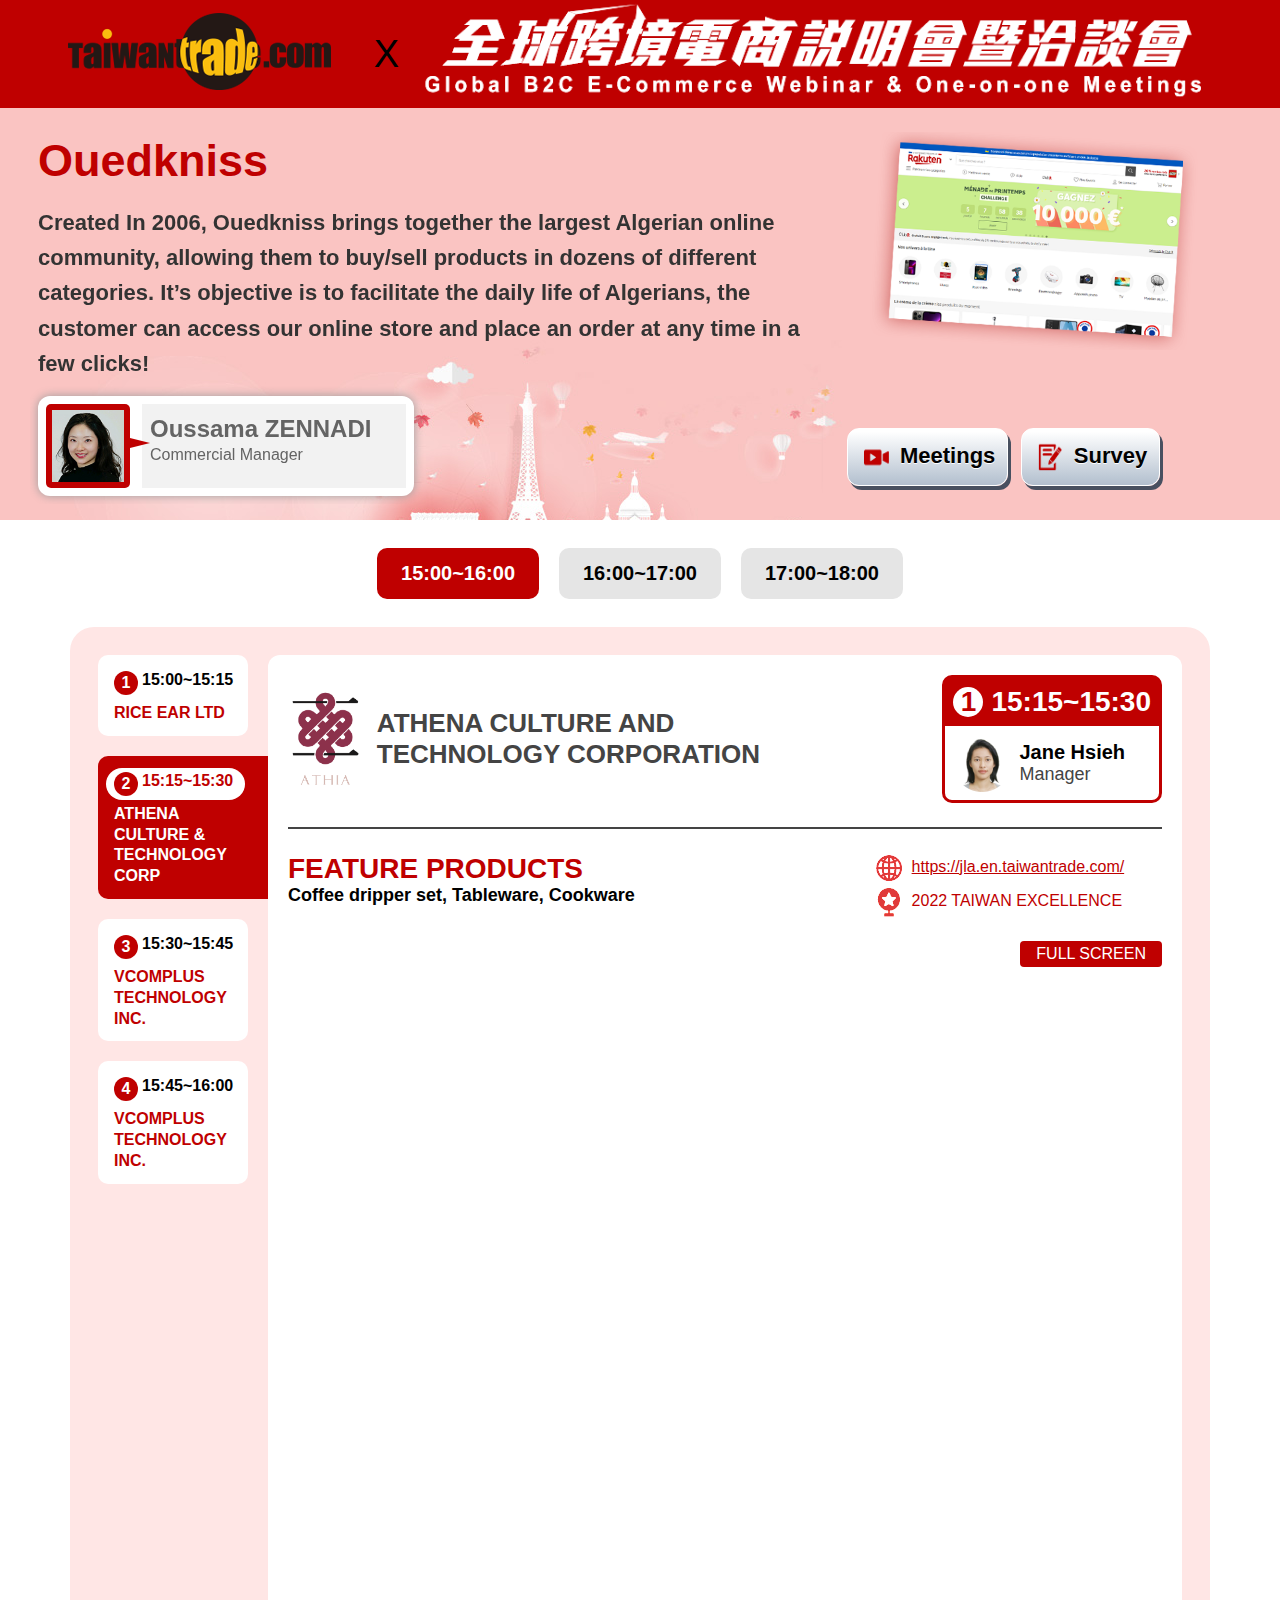
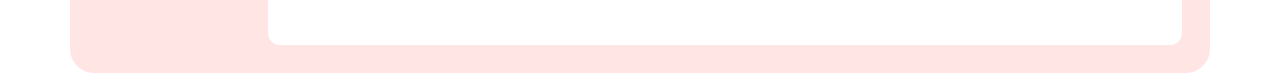
<file: index1.html>
<!DOCTYPE html>
<html>

<head>
  <meta charset="utf-8">
  <meta http-equiv="X-UA-Compatible" content="IE=edge">
  <title></title>
  <meta name="description" content="">
  <meta name="viewport" content="width=device-width, initial-scale=1">
  <link rel="stylesheet" href="css/vr.css">
  <link rel="stylesheet" href="https://unpkg.com/swiper@8/swiper-bundle.min.css" />
  <script src="https://unpkg.com/swiper@8/swiper-bundle.min.js"></script>
</head>

<body>
  <div class="wrap">
    <div class="vr_header vr_red">
      <div class="vr_logo"><img src="images/taiwan_trade.png" alt=""></div>
      <span>X</span>
      <h1 class="vr_title"><img src="images/kv-title-1.png" alt=""></h1>
    </div>
    <div class="vr_hero" style="background: url(images/bg_red.jpeg) no-repeat center 0;">
      <!-- vr_swiperbox -->
      <div class="vr_swiperbox vr_red">
        <div class="vr_swiper_title">
          Ouedkniss
        </div>
        <!-- Slider main container -->
        <div class="swiper">
          <!-- Additional required wrapper -->
          <div class="swiper-wrapper">
            <!-- Slides -->
            <div class="swiper-slide">
              <div class="vr_swiper_text">
                Created In 2006, Ouedkniss brings together the largest Algerian online community, allowing them to buy/sell products in dozens of different categories. It’s objective is to facilitate the daily life of Algerians, the customer can access our online store
                and place an order at any time in a few clicks!
              </div>
              <div class="vr_swiper_more">
                <div class="vr_swiper_img">
                  <img src="images/photo-1-Rakuten.jpeg" alt="">
                </div>
                <div class="vr_swiper_salespbox">
                  <div class="vr_swiper_salesname">Oussama ZENNADI</div>
                  <div class="vr_swiper_salesposition">Commercial Manager</div>
                </div>
              </div>
            </div>
            <div class="swiper-slide">
              <div class="vr_swiper_text">
                Created In 2006, Ouedkniss brings together the largest Algerian online community, allowing them to buy/sell products in dozens of different categories. It’s objective is to facilitate the daily life of Algerians, the customer can access our online store
                and place an order at any time in a few clicks!
              </div>
              <div class="vr_swiper_more">
                <div class="vr_swiper_img"><img src="images/photo-1-Rakuten.jpeg" alt=""></div>
                <div class="vr_swiper_salespbox">
                  <div class="vr_swiper_salesname">Oussama ZENNADI</div>
                  <div class="vr_swiper_salesposition">Commercial Manager</div>
                </div>
              </div>
            </div>
            <div class="swiper-slide">
              <div class="vr_swiper_text">
                Created In 2006, Ouedkniss brings together the largest Algerian online community, allowing them to buy/sell products in dozens of different categories. It’s objective is to facilitate the daily life of Algerians, the customer can access our online store
                and place an order at any time in a few clicks!
              </div>
              <div class="vr_swiper_more">
                <div class="vr_swiper_img"><img src="images/photo-1-Rakuten.jpeg" alt=""></div>
                <div class="vr_swiper_salespbox">
                  <div class="vr_swiper_salesname">Oussama ZENNADI</div>
                  <div class="vr_swiper_salesposition">Commercial Manager</div>
                </div>
              </div>
            </div>
            ...
          </div>
          <!-- If we need navigation buttons -->
          <!-- <div class="swiper-button-prev"></div>
                    <div class="swiper-button-next"></div> -->
        </div>
      </div>
      <!-- vr_images -->
      <div class="vr_images vr_red">
        <div class="vr_img">
          <img src="images/rf_web-img2.png" alt="">
        </div>
        <div class="vr_btn">
          <a href="" class="vr_btn_meetings">Meetings</a>
          <a href="" class="vr_btn_survey">Survey</a>
        </div>
      </div>
    </div>
    <div class="vr_schedule_wrap vr_red">
      <!-- ve_time_select 選擇時間區間 -->
      <div class="ve_time_select">
        <a href="" class="active">15:00~16:00</a>
        <a href="">16:00~17:00</a>
        <a href="">17:00~18:00</a>
      </div>
      <div class="vr_schedule">
        <!-- vr_time_table 時段 -->
        <div class="vr_time_table">
          <!-- vr_time_block -->
          <div class="vr_time_block">
            <div class="vr_time"><span class="vr_number">1</span>15:00~15:15</div>
            <div class="vr_offtitle">RICE EAR LTD</div>
          </div>
          <!-- vr_time_block -->
          <div class="vr_time_block active">
            <div class="vr_time"><span class="vr_number">2</span>15:15~15:30</div>
            <div class="vr_offtitle">ATHENA CULTURE & TECHNOLOGY CORP</div>
          </div>
          <!-- vr_time_block -->
          <div class="vr_time_block">
            <div class="vr_time"><span class="vr_number">3</span>15:30~15:45</div>
            <div class="vr_offtitle">VCOMPLUS TECHNOLOGY INC.</div>
          </div>
          <!-- vr_time_block -->
          <div class="vr_time_block">
            <div class="vr_time"><span class="vr_number">4</span>15:45~16:00</div>
            <div class="vr_offtitle">VCOMPLUS TECHNOLOGY INC.</div>
          </div>
        </div>
        <div class="vr_exhibition_wrap">
          <div class="vr_exhibition_header">
            <div class="vr_exhibition_title">
              <span class="vr_exhibition_logo"><img src="images/Rakuten_cp_logo2.png" alt=""></span>
              <span class="vr_exhibition_name">ATHENA CULTURE AND TECHNOLOGY CORPORATION</span>
            </div>
            <div class="vr_exhibition_card">
              <div class="vr_exhibition_time">
                <span class="vr_number">1</span>15:15~15:30
              </div>
              <div class="vr_ceo">
                <div class="vr_ceo_pic">
                  <img src="images/franch_card_02.png" alt="">
                </div>
                <div class="vr_ceo_info">
                  <div class="vr_ceo_name">Jane Hsieh</div>
                  <div class="vr_ceo_position">Manager</div>
                </div>
              </div>
            </div>
          </div>
          <div class="vr_exhibition_info">
            <div class="vr_info_text">
              <div class="vr_info_title">FEATURE PRODUCTS</div>
              <div class="vr_info_content">Coffee dripper set, Tableware, Cookware</div>
            </div>
            <div class="vr_info_link">
              <div class="icon_globe"><a href="https://jla.en.taiwantrade.com/" target="_blank">https://jla.en.taiwantrade.com/</a>
              </div>
              <div class="icon_star">2022 TAIWAN EXCELLENCE</div>
            </div>
          </div>
          <div class="vr_exhibition_frame">
            <a href="" class="vr_fullscreen">FULL SCREEN</a>
            <iframe src="https://taiwantrade.istaging.com/cb2e2927-86e2-4353-91af-3cd76728097f?index=15&panobar=false
											" id="MyFrame" name="MyFrame" marginwidth="0" marginheight="0" scrolling="auto" frameborder="0" align="center"></iframe>
          </div>
        </div>
      </div>
    </div>
  </div>
  <script>
    const swiper = new Swiper('.swiper', {
      // Optional parameters
      // direction: 'vertical',
      loop: true,

      // If we need pagination
      // pagination: {
      //     el: '.swiper-pagination',
      // },

      // Navigation arrows
      navigation: {
        nextEl: '.swiper-button-next',
        prevEl: '.swiper-button-prev',
      },

      // And if we need scrollbar
      // scrollbar: {
      //     el: '.swiper-scrollbar',
      // },
    });
  </script>
</body>

</html>
</file>
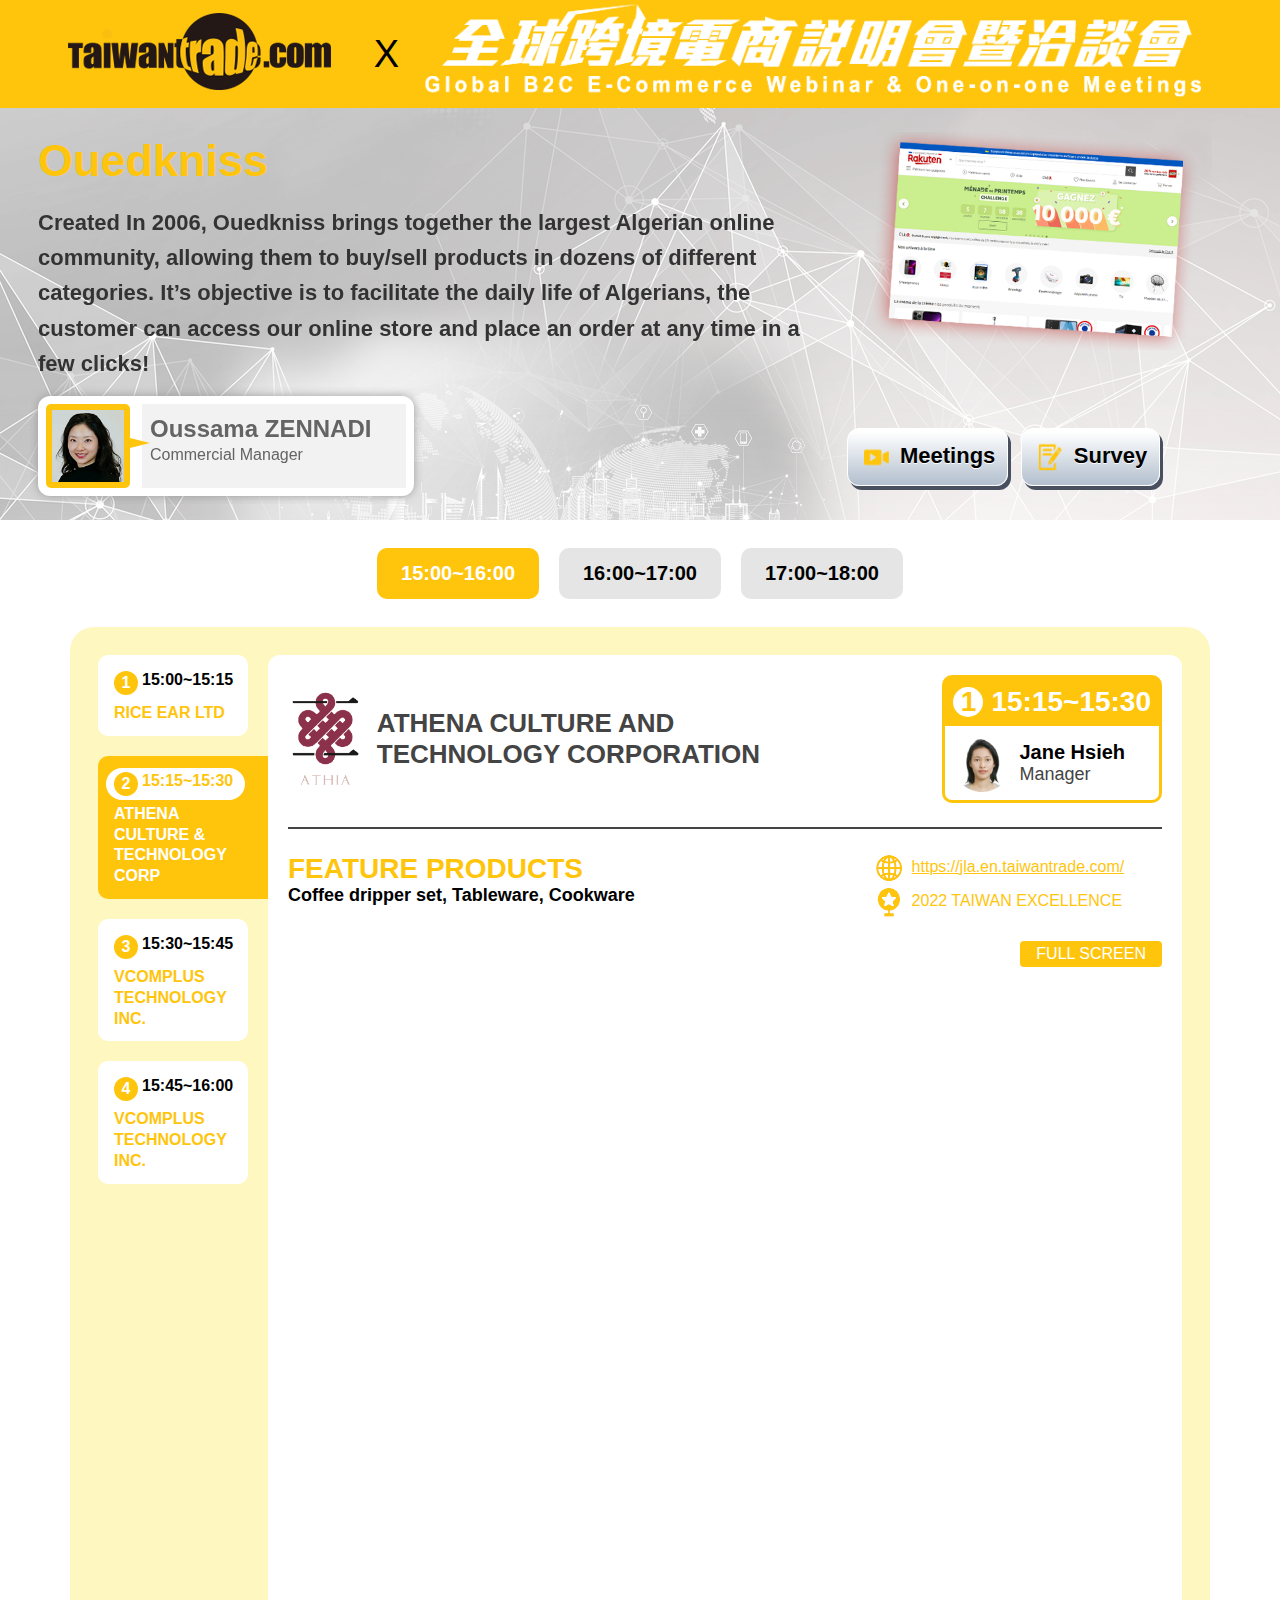
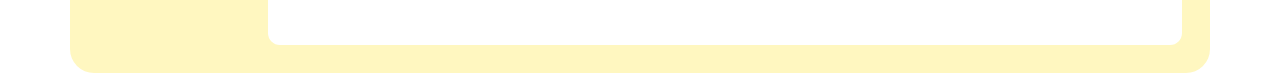
<file: vr_black.html>
<!DOCTYPE html>
<html>

<head>
  <meta charset="utf-8">
  <meta http-equiv="X-UA-Compatible" content="IE=edge">
  <title></title>
  <meta name="description" content="">
  <meta name="viewport" content="width=device-width, initial-scale=1">
  <link rel="stylesheet" href="css/vr.css">
  <link rel="stylesheet" href="https://unpkg.com/swiper@8/swiper-bundle.min.css" />
  <script src="https://unpkg.com/swiper@8/swiper-bundle.min.js"></script>
</head>

<body>
  <div class="wrap">
    <div class="vr_header vr_black">
      <div class="vr_logo"><img src="images/taiwan_trade.png" alt=""></div>
      <span>X</span>
      <h1 class="vr_title"><img src="images/kv-title-1.png" alt=""></h1>
    </div>
    <div class="vr_hero" style="background: url(images/bg_black.png) no-repeat center 0;">
      <!-- vr_swiperbox -->
      <div class="vr_swiperbox vr_black">
        <div class="vr_swiper_title">
          Ouedkniss
        </div>
        <!-- Slider main container -->
        <div class="swiper">
          <!-- Additional required wrapper -->
          <div class="swiper-wrapper">
            <!-- Slides -->
            <div class="swiper-slide">
              <div class="vr_swiper_text">
                Created In 2006, Ouedkniss brings together the largest Algerian online community, allowing them to buy/sell products in dozens of different categories. It’s objective is to facilitate the daily life of Algerians, the customer can access our online store
                and place an order at any time in a few clicks!
              </div>
              <div class="vr_swiper_more">
                <div class="vr_swiper_img">
                  <img src="images/photo-1-Rakuten.jpeg" alt="">
                </div>
                <div class="vr_swiper_salespbox">
                  <div class="vr_swiper_salesname">Oussama ZENNADI</div>
                  <div class="vr_swiper_salesposition">Commercial Manager</div>
                </div>
              </div>
            </div>
            <div class="swiper-slide">
              <div class="vr_swiper_text">
                Created In 2006, Ouedkniss brings together the largest Algerian online community, allowing them to buy/sell products in dozens of different categories. It’s objective is to facilitate the daily life of Algerians, the customer can access our online store
                and place an order at any time in a few clicks!
              </div>
              <div class="vr_swiper_more">
                <div class="vr_swiper_img"><img src="images/photo-1-Rakuten.jpeg" alt=""></div>
                <div class="vr_swiper_salespbox">
                  <div class="vr_swiper_salesname">Oussama ZENNADI</div>
                  <div class="vr_swiper_salesposition">Commercial Manager</div>
                </div>
              </div>
            </div>
            <div class="swiper-slide">
              <div class="vr_swiper_text">
                Created In 2006, Ouedkniss brings together the largest Algerian online community, allowing them to buy/sell products in dozens of different categories. It’s objective is to facilitate the daily life of Algerians, the customer can access our online store
                and place an order at any time in a few clicks!
              </div>
              <div class="vr_swiper_more">
                <div class="vr_swiper_img"><img src="images/photo-1-Rakuten.jpeg" alt=""></div>
                <div class="vr_swiper_salespbox">
                  <div class="vr_swiper_salesname">Oussama ZENNADI</div>
                  <div class="vr_swiper_salesposition">Commercial Manager</div>
                </div>
              </div>
            </div>
            ...
          </div>
          <!-- If we need navigation buttons -->
          <!-- <div class="swiper-button-prev"></div>
                    <div class="swiper-button-next"></div> -->
        </div>
      </div>
      <!-- vr_images -->
      <div class="vr_images vr_black">
        <div class="vr_img">
          <img src="images/rf_web-img2.png" alt="">
        </div>
        <div class="vr_btn">
          <a href="" class="vr_btn_meetings">Meetings</a>
          <a href="" class="vr_btn_survey">Survey</a>
        </div>
      </div>
    </div>
    <div class="vr_schedule_wrap vr_black">
      <!-- ve_time_select 選擇時間區間 -->
      <div class="ve_time_select">
        <a href="" class="active">15:00~16:00</a>
        <a href="">16:00~17:00</a>
        <a href="">17:00~18:00</a>
      </div>
      <div class="vr_schedule">
        <!-- vr_time_table 時段 -->
        <div class="vr_time_table">
          <!-- vr_time_block -->
          <div class="vr_time_block">
            <div class="vr_time"><span class="vr_number">1</span>15:00~15:15</div>
            <div class="vr_offtitle">RICE EAR LTD</div>
          </div>
          <!-- vr_time_block -->
          <div class="vr_time_block active">
            <div class="vr_time"><span class="vr_number">2</span>15:15~15:30</div>
            <div class="vr_offtitle">ATHENA CULTURE & TECHNOLOGY CORP</div>
          </div>
          <!-- vr_time_block -->
          <div class="vr_time_block">
            <div class="vr_time"><span class="vr_number">3</span>15:30~15:45</div>
            <div class="vr_offtitle">VCOMPLUS TECHNOLOGY INC.</div>
          </div>
          <!-- vr_time_block -->
          <div class="vr_time_block">
            <div class="vr_time"><span class="vr_number">4</span>15:45~16:00</div>
            <div class="vr_offtitle">VCOMPLUS TECHNOLOGY INC.</div>
          </div>
        </div>
        <div class="vr_exhibition_wrap">
          <div class="vr_exhibition_header">
            <div class="vr_exhibition_title">
              <span class="vr_exhibition_logo"><img src="images/Rakuten_cp_logo2.png" alt=""></span>
              <span class="vr_exhibition_name">ATHENA CULTURE AND TECHNOLOGY CORPORATION</span>
            </div>
            <div class="vr_exhibition_card">
              <div class="vr_exhibition_time">
                <span class="vr_number">1</span>15:15~15:30
              </div>
              <div class="vr_ceo">
                <div class="vr_ceo_pic">
                  <img src="images/franch_card_02.png" alt="">
                </div>
                <div class="vr_ceo_info">
                  <div class="vr_ceo_name">Jane Hsieh</div>
                  <div class="vr_ceo_position">Manager</div>
                </div>
              </div>
            </div>
          </div>
          <div class="vr_exhibition_info">
            <div class="vr_info_text">
              <div class="vr_info_title">FEATURE PRODUCTS</div>
              <div class="vr_info_content">Coffee dripper set, Tableware, Cookware</div>
            </div>
            <div class="vr_info_link">
              <div class="icon_globe"><a href="https://jla.en.taiwantrade.com/" target="_blank">https://jla.en.taiwantrade.com/</a>
              </div>
              <div class="icon_star">2022 TAIWAN EXCELLENCE</div>
            </div>
          </div>
          <div class="vr_exhibition_frame">
            <a href="" class="vr_fullscreen">FULL SCREEN</a>
            <iframe src="https://taiwantrade.istaging.com/cb2e2927-86e2-4353-91af-3cd76728097f?index=15&panobar=false
											" id="MyFrame" name="MyFrame" marginwidth="0" marginheight="0" scrolling="auto" frameborder="0" align="center"></iframe>
          </div>
        </div>
      </div>
    </div>
  </div>
  <script>
    const swiper = new Swiper('.swiper', {
      // Optional parameters
      // direction: 'vertical',
      loop: true,

      // If we need pagination
      // pagination: {
      //     el: '.swiper-pagination',
      // },

      // Navigation arrows
      navigation: {
        nextEl: '.swiper-button-next',
        prevEl: '.swiper-button-prev',
      },

      // And if we need scrollbar
      // scrollbar: {
      //     el: '.swiper-scrollbar',
      // },
    });
  </script>
</body>

</html>
</file>
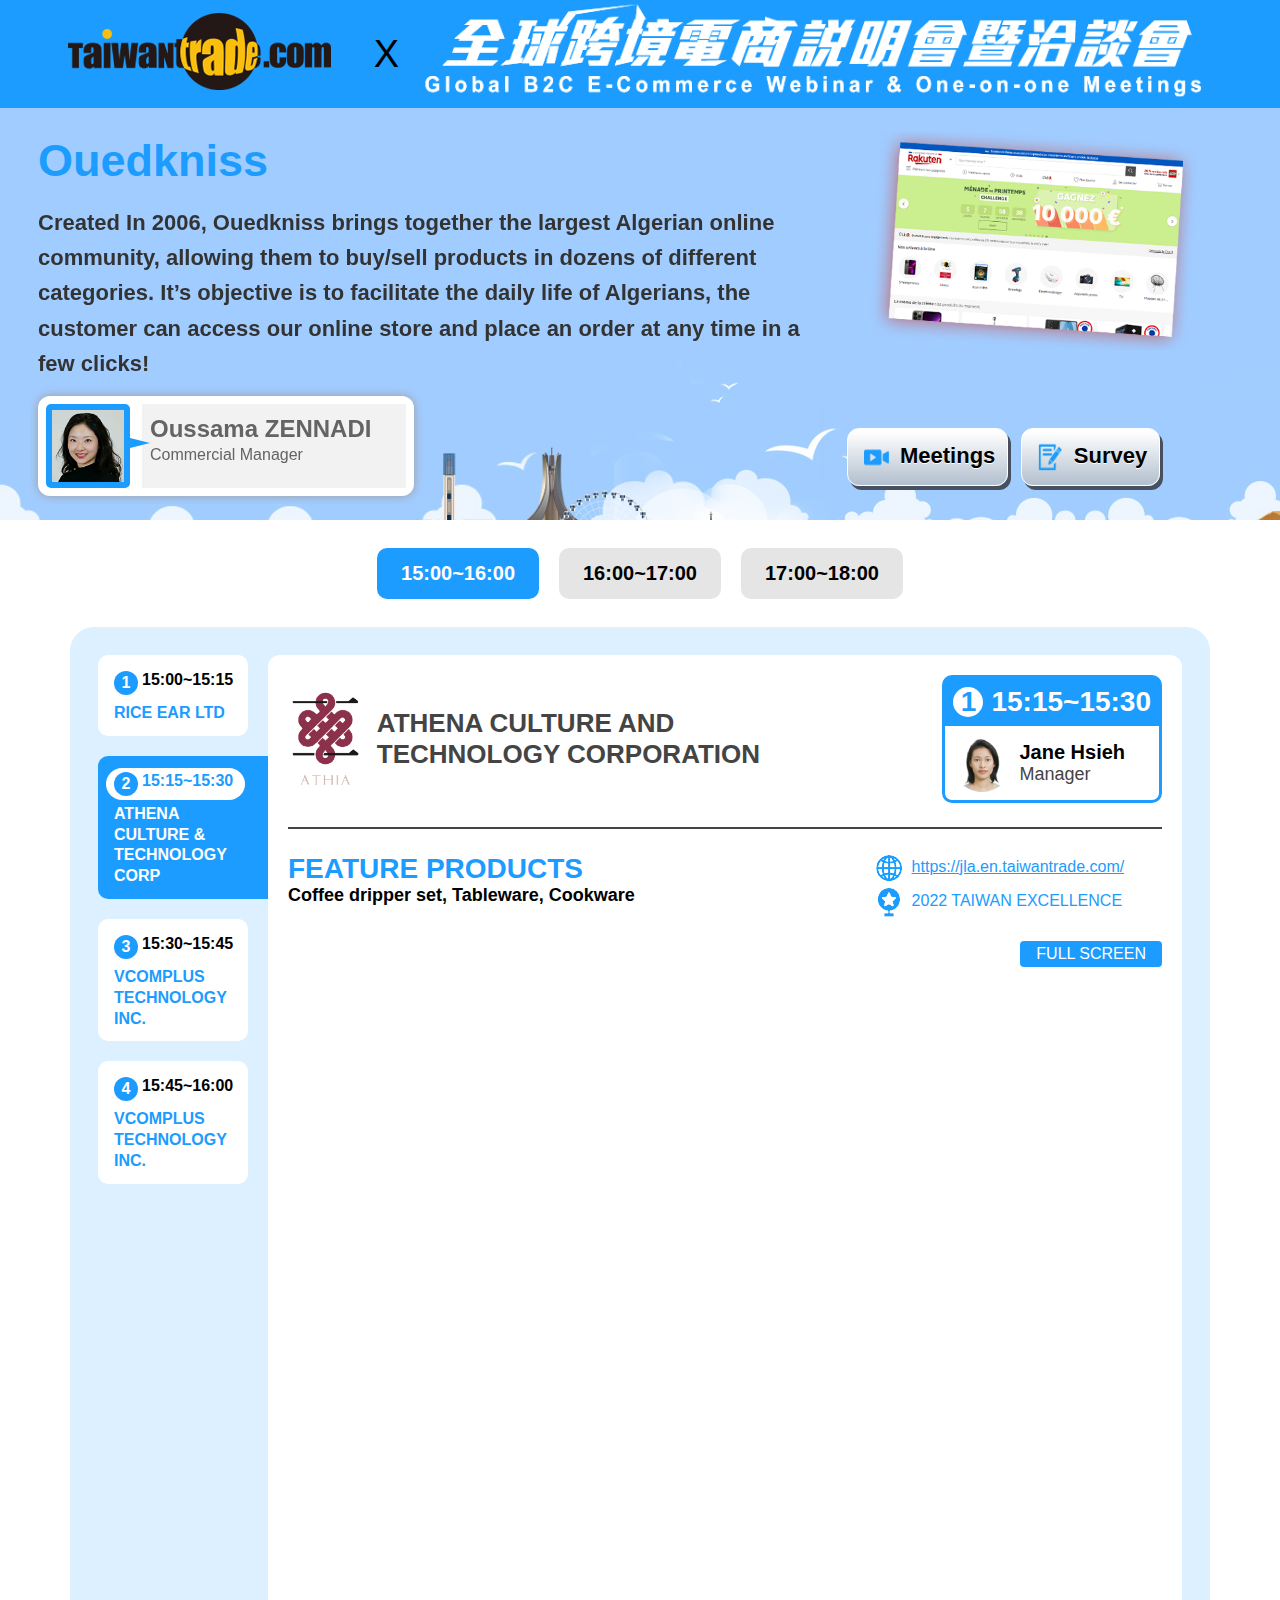
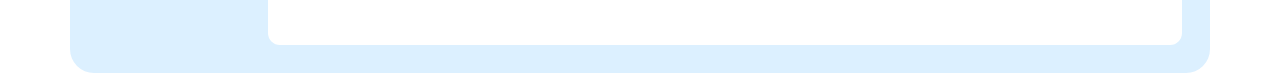
<file: vr_blue.html>
<!DOCTYPE html>
<html>

<head>
  <meta charset="utf-8">
  <meta http-equiv="X-UA-Compatible" content="IE=edge">
  <title></title>
  <meta name="description" content="">
  <meta name="viewport" content="width=device-width, initial-scale=1">
  <link rel="stylesheet" href="css/vr.css">
  <link rel="stylesheet" href="https://unpkg.com/swiper@8/swiper-bundle.min.css" />
  <script src="https://unpkg.com/swiper@8/swiper-bundle.min.js"></script>
</head>

<body>
  <div class="wrap">
    <div class="vr_header vr_blue">
      <div class="vr_logo"><img src="images/taiwan_trade.png" alt=""></div>
      <span>X</span>
      <h1 class="vr_title"><img src="images/kv-title-1.png" alt=""></h1>
    </div>
    <div class="vr_hero" style="background: url(images/bg_blue.jpeg) no-repeat center 0;">
      <!-- vr_swiperbox -->
      <div class="vr_swiperbox vr_blue">
        <div class="vr_swiper_title">
          Ouedkniss
        </div>
        <!-- Slider main container -->
        <div class="swiper">
          <!-- Additional required wrapper -->
          <div class="swiper-wrapper">
            <!-- Slides -->
            <div class="swiper-slide">
              <div class="vr_swiper_text">
                Created In 2006, Ouedkniss brings together the largest Algerian online community, allowing them to buy/sell products in dozens of different categories. It’s objective is to facilitate the daily life of Algerians, the customer can access our online store
                and place an order at any time in a few clicks!
              </div>
              <div class="vr_swiper_more">
                <div class="vr_swiper_img">
                  <img src="images/photo-1-Rakuten.jpeg" alt="">
                </div>
                <div class="vr_swiper_salespbox">
                  <div class="vr_swiper_salesname">Oussama ZENNADI</div>
                  <div class="vr_swiper_salesposition">Commercial Manager</div>
                </div>
              </div>
            </div>
            <div class="swiper-slide">
              <div class="vr_swiper_text">
                Created In 2006, Ouedkniss brings together the largest Algerian online community, allowing them to buy/sell products in dozens of different categories. It’s objective is to facilitate the daily life of Algerians, the customer can access our online store
                and place an order at any time in a few clicks!
              </div>
              <div class="vr_swiper_more">
                <div class="vr_swiper_img"><img src="images/photo-1-Rakuten.jpeg" alt=""></div>
                <div class="vr_swiper_salespbox">
                  <div class="vr_swiper_salesname">Oussama ZENNADI</div>
                  <div class="vr_swiper_salesposition">Commercial Manager</div>
                </div>
              </div>
            </div>
            <div class="swiper-slide">
              <div class="vr_swiper_text">
                Created In 2006, Ouedkniss brings together the largest Algerian online community, allowing them to buy/sell products in dozens of different categories. It’s objective is to facilitate the daily life of Algerians, the customer can access our online store
                and place an order at any time in a few clicks!
              </div>
              <div class="vr_swiper_more">
                <div class="vr_swiper_img"><img src="images/photo-1-Rakuten.jpeg" alt=""></div>
                <div class="vr_swiper_salespbox">
                  <div class="vr_swiper_salesname">Oussama ZENNADI</div>
                  <div class="vr_swiper_salesposition">Commercial Manager</div>
                </div>
              </div>
            </div>
            ...
          </div>
          <!-- If we need navigation buttons -->
          <!-- <div class="swiper-button-prev"></div>
                    <div class="swiper-button-next"></div> -->
        </div>
      </div>
      <!-- vr_images -->
      <div class="vr_images vr_blue">
        <div class="vr_img">
          <img src="images/rf_web-img2.png" alt="">
        </div>
        <div class="vr_btn">
          <a href="" class="vr_btn_meetings">Meetings</a>
          <a href="" class="vr_btn_survey">Survey</a>
        </div>
      </div>
    </div>
    <div class="vr_schedule_wrap vr_blue">
      <!-- ve_time_select 選擇時間區間 -->
      <div class="ve_time_select">
        <a href="" class="active">15:00~16:00</a>
        <a href="">16:00~17:00</a>
        <a href="">17:00~18:00</a>
      </div>
      <div class="vr_schedule">
        <!-- vr_time_table 時段 -->
        <div class="vr_time_table">
          <!-- vr_time_block -->
          <div class="vr_time_block">
            <div class="vr_time"><span class="vr_number">1</span>15:00~15:15</div>
            <div class="vr_offtitle">RICE EAR LTD</div>
          </div>
          <!-- vr_time_block -->
          <div class="vr_time_block active">
            <div class="vr_time"><span class="vr_number">2</span>15:15~15:30</div>
            <div class="vr_offtitle">ATHENA CULTURE & TECHNOLOGY CORP</div>
          </div>
          <!-- vr_time_block -->
          <div class="vr_time_block">
            <div class="vr_time"><span class="vr_number">3</span>15:30~15:45</div>
            <div class="vr_offtitle">VCOMPLUS TECHNOLOGY INC.</div>
          </div>
          <!-- vr_time_block -->
          <div class="vr_time_block">
            <div class="vr_time"><span class="vr_number">4</span>15:45~16:00</div>
            <div class="vr_offtitle">VCOMPLUS TECHNOLOGY INC.</div>
          </div>
        </div>
        <div class="vr_exhibition_wrap">
          <div class="vr_exhibition_header">
            <div class="vr_exhibition_title">
              <span class="vr_exhibition_logo"><img src="images/Rakuten_cp_logo2.png" alt=""></span>
              <span class="vr_exhibition_name">ATHENA CULTURE AND TECHNOLOGY CORPORATION</span>
            </div>
            <div class="vr_exhibition_card">
              <div class="vr_exhibition_time">
                <span class="vr_number">1</span>15:15~15:30
              </div>
              <div class="vr_ceo">
                <div class="vr_ceo_pic">
                  <img src="images/franch_card_02.png" alt="">
                </div>
                <div class="vr_ceo_info">
                  <div class="vr_ceo_name">Jane Hsieh</div>
                  <div class="vr_ceo_position">Manager</div>
                </div>
              </div>
            </div>
          </div>
          <div class="vr_exhibition_info">
            <div class="vr_info_text">
              <div class="vr_info_title">FEATURE PRODUCTS</div>
              <div class="vr_info_content">Coffee dripper set, Tableware, Cookware</div>
            </div>
            <div class="vr_info_link">
              <div class="icon_globe"><a href="https://jla.en.taiwantrade.com/" target="_blank">https://jla.en.taiwantrade.com/</a>
              </div>
              <div class="icon_star">2022 TAIWAN EXCELLENCE</div>
            </div>
          </div>
          <div class="vr_exhibition_frame">
            <a href="" class="vr_fullscreen">FULL SCREEN</a>
            <iframe src="https://taiwantrade.istaging.com/cb2e2927-86e2-4353-91af-3cd76728097f?index=15&panobar=false
											" id="MyFrame" name="MyFrame" marginwidth="0" marginheight="0" scrolling="auto" frameborder="0" align="center"></iframe>
          </div>
        </div>
      </div>
    </div>
  </div>
  <script>
    const swiper = new Swiper('.swiper', {
      // Optional parameters
      // direction: 'vertical',
      loop: true,

      // If we need pagination
      // pagination: {
      //     el: '.swiper-pagination',
      // },

      // Navigation arrows
      navigation: {
        nextEl: '.swiper-button-next',
        prevEl: '.swiper-button-prev',
      },

      // And if we need scrollbar
      // scrollbar: {
      //     el: '.swiper-scrollbar',
      // },
    });
  </script>
</body>

</html>
</file>
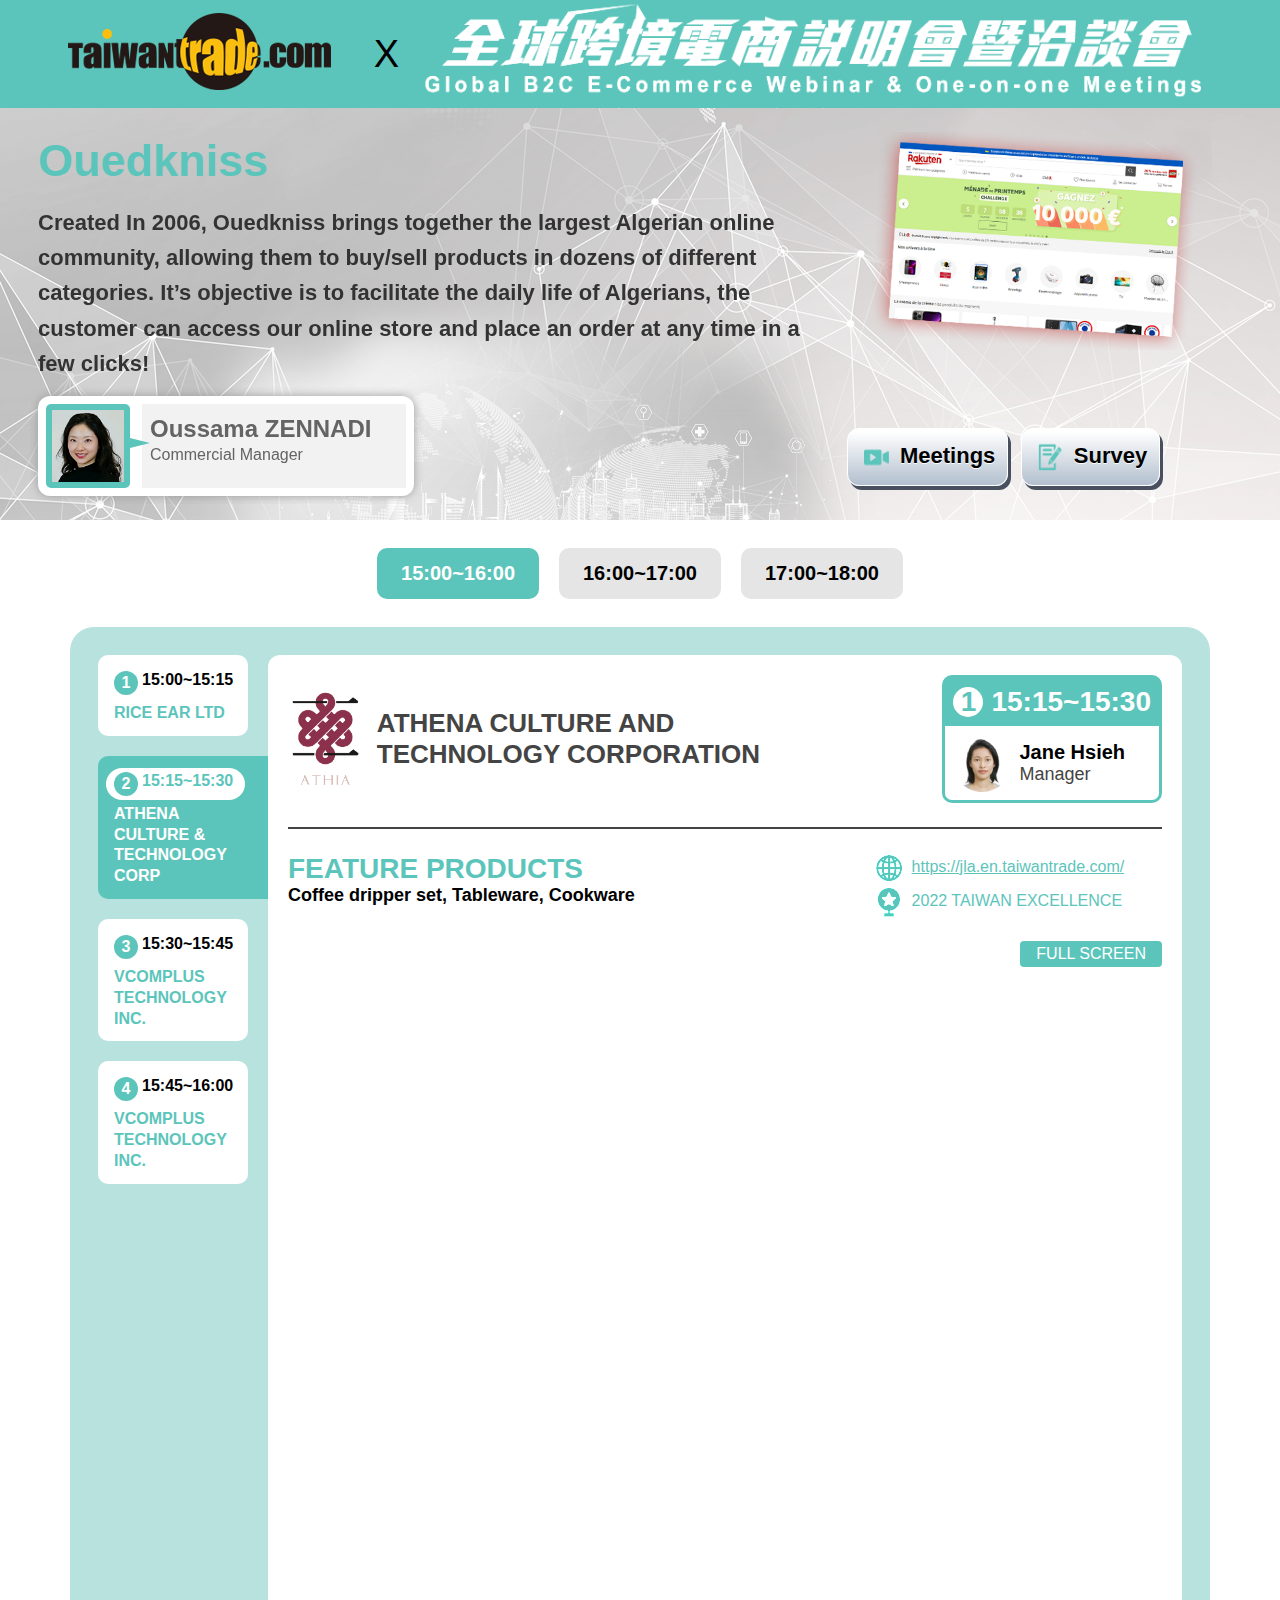
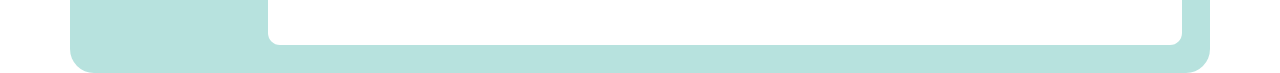
<file: vr_green.html>
<!DOCTYPE html>
<html>

<head>
  <meta charset="utf-8">
  <meta http-equiv="X-UA-Compatible" content="IE=edge">
  <title></title>
  <meta name="description" content="">
  <meta name="viewport" content="width=device-width, initial-scale=1">
  <link rel="stylesheet" href="css/vr.css">
  <link rel="stylesheet" href="https://unpkg.com/swiper@8/swiper-bundle.min.css" />
  <script src="https://unpkg.com/swiper@8/swiper-bundle.min.js"></script>
</head>

<body>
  <div class="wrap">
    <div class="vr_header vr_green">
      <div class="vr_logo"><img src="images/taiwan_trade.png" alt=""></div>
      <span>X</span>
      <h1 class="vr_title"><img src="images/kv-title-1.png" alt=""></h1>
    </div>
    <div class="vr_hero" style="background: url(images/bg_black.png) no-repeat center 0;">
      <!-- vr_swiperbox -->
      <div class="vr_swiperbox vr_green">
        <div class="vr_swiper_title">
          Ouedkniss
        </div>
        <!-- Slider main container -->
        <div class="swiper">
          <!-- Additional required wrapper -->
          <div class="swiper-wrapper">
            <!-- Slides -->
            <div class="swiper-slide">
              <div class="vr_swiper_text">
                Created In 2006, Ouedkniss brings together the largest Algerian online community, allowing them to buy/sell products in dozens of different categories. It’s objective is to facilitate the daily life of Algerians, the customer can access our online store
                and place an order at any time in a few clicks!
              </div>
              <div class="vr_swiper_more">
                <div class="vr_swiper_img">
                  <img src="images/photo-1-Rakuten.jpeg" alt="">
                </div>
                <div class="vr_swiper_salespbox">
                  <div class="vr_swiper_salesname">Oussama ZENNADI</div>
                  <div class="vr_swiper_salesposition">Commercial Manager</div>
                </div>
              </div>
            </div>
            <div class="swiper-slide">
              <div class="vr_swiper_text">
                Created In 2006, Ouedkniss brings together the largest Algerian online community, allowing them to buy/sell products in dozens of different categories. It’s objective is to facilitate the daily life of Algerians, the customer can access our online store
                and place an order at any time in a few clicks!
              </div>
              <div class="vr_swiper_more">
                <div class="vr_swiper_img"><img src="images/photo-1-Rakuten.jpeg" alt=""></div>
                <div class="vr_swiper_salespbox">
                  <div class="vr_swiper_salesname">Oussama ZENNADI</div>
                  <div class="vr_swiper_salesposition">Commercial Manager</div>
                </div>
              </div>
            </div>
            <div class="swiper-slide">
              <div class="vr_swiper_text">
                Created In 2006, Ouedkniss brings together the largest Algerian online community, allowing them to buy/sell products in dozens of different categories. It’s objective is to facilitate the daily life of Algerians, the customer can access our online store
                and place an order at any time in a few clicks!
              </div>
              <div class="vr_swiper_more">
                <div class="vr_swiper_img"><img src="images/photo-1-Rakuten.jpeg" alt=""></div>
                <div class="vr_swiper_salespbox">
                  <div class="vr_swiper_salesname">Oussama ZENNADI</div>
                  <div class="vr_swiper_salesposition">Commercial Manager</div>
                </div>
              </div>
            </div>
            ...
          </div>
          <!-- If we need navigation buttons -->
          <!-- <div class="swiper-button-prev"></div>
                    <div class="swiper-button-next"></div> -->
        </div>
      </div>
      <!-- vr_images -->
      <div class="vr_images vr_green">
        <div class="vr_img">
          <img src="images/rf_web-img2.png" alt="">
        </div>
        <div class="vr_btn">
          <a href="" class="vr_btn_meetings">Meetings</a>
          <a href="" class="vr_btn_survey">Survey</a>
        </div>
      </div>
    </div>
    <div class="vr_schedule_wrap vr_green">
      <!-- ve_time_select 選擇時間區間 -->
      <div class="ve_time_select">
        <a href="" class="active">15:00~16:00</a>
        <a href="">16:00~17:00</a>
        <a href="">17:00~18:00</a>
      </div>
      <div class="vr_schedule">
        <!-- vr_time_table 時段 -->
        <div class="vr_time_table">
          <!-- vr_time_block -->
          <div class="vr_time_block">
            <div class="vr_time"><span class="vr_number">1</span>15:00~15:15</div>
            <div class="vr_offtitle">RICE EAR LTD</div>
          </div>
          <!-- vr_time_block -->
          <div class="vr_time_block active">
            <div class="vr_time"><span class="vr_number">2</span>15:15~15:30</div>
            <div class="vr_offtitle">ATHENA CULTURE & TECHNOLOGY CORP</div>
          </div>
          <!-- vr_time_block -->
          <div class="vr_time_block">
            <div class="vr_time"><span class="vr_number">3</span>15:30~15:45</div>
            <div class="vr_offtitle">VCOMPLUS TECHNOLOGY INC.</div>
          </div>
          <!-- vr_time_block -->
          <div class="vr_time_block">
            <div class="vr_time"><span class="vr_number">4</span>15:45~16:00</div>
            <div class="vr_offtitle">VCOMPLUS TECHNOLOGY INC.</div>
          </div>
        </div>
        <div class="vr_exhibition_wrap">
          <div class="vr_exhibition_header">
            <div class="vr_exhibition_title">
              <span class="vr_exhibition_logo"><img src="images/Rakuten_cp_logo2.png" alt=""></span>
              <span class="vr_exhibition_name">ATHENA CULTURE AND TECHNOLOGY CORPORATION</span>
            </div>
            <div class="vr_exhibition_card">
              <div class="vr_exhibition_time">
                <span class="vr_number">1</span>15:15~15:30
              </div>
              <div class="vr_ceo">
                <div class="vr_ceo_pic">
                  <img src="images/franch_card_02.png" alt="">
                </div>
                <div class="vr_ceo_info">
                  <div class="vr_ceo_name">Jane Hsieh</div>
                  <div class="vr_ceo_position">Manager</div>
                </div>
              </div>
            </div>
          </div>
          <div class="vr_exhibition_info">
            <div class="vr_info_text">
              <div class="vr_info_title">FEATURE PRODUCTS</div>
              <div class="vr_info_content">Coffee dripper set, Tableware, Cookware</div>
            </div>
            <div class="vr_info_link">
              <div class="icon_globe"><a href="https://jla.en.taiwantrade.com/" target="_blank">https://jla.en.taiwantrade.com/</a>
              </div>
              <div class="icon_star">2022 TAIWAN EXCELLENCE</div>
            </div>
          </div>
          <div class="vr_exhibition_frame">
            <a href="" class="vr_fullscreen">FULL SCREEN</a>
            <iframe src="https://taiwantrade.istaging.com/cb2e2927-86e2-4353-91af-3cd76728097f?index=15&panobar=false
											" id="MyFrame" name="MyFrame" marginwidth="0" marginheight="0" scrolling="auto" frameborder="0" align="center"></iframe>
          </div>
        </div>
      </div>
    </div>
  </div>
  <script>
    const swiper = new Swiper('.swiper', {
      // Optional parameters
      // direction: 'vertical',
      loop: true,

      // If we need pagination
      // pagination: {
      //     el: '.swiper-pagination',
      // },

      // Navigation arrows
      navigation: {
        nextEl: '.swiper-button-next',
        prevEl: '.swiper-button-prev',
      },

      // And if we need scrollbar
      // scrollbar: {
      //     el: '.swiper-scrollbar',
      // },
    });
  </script>
</body>

</html>
</file>
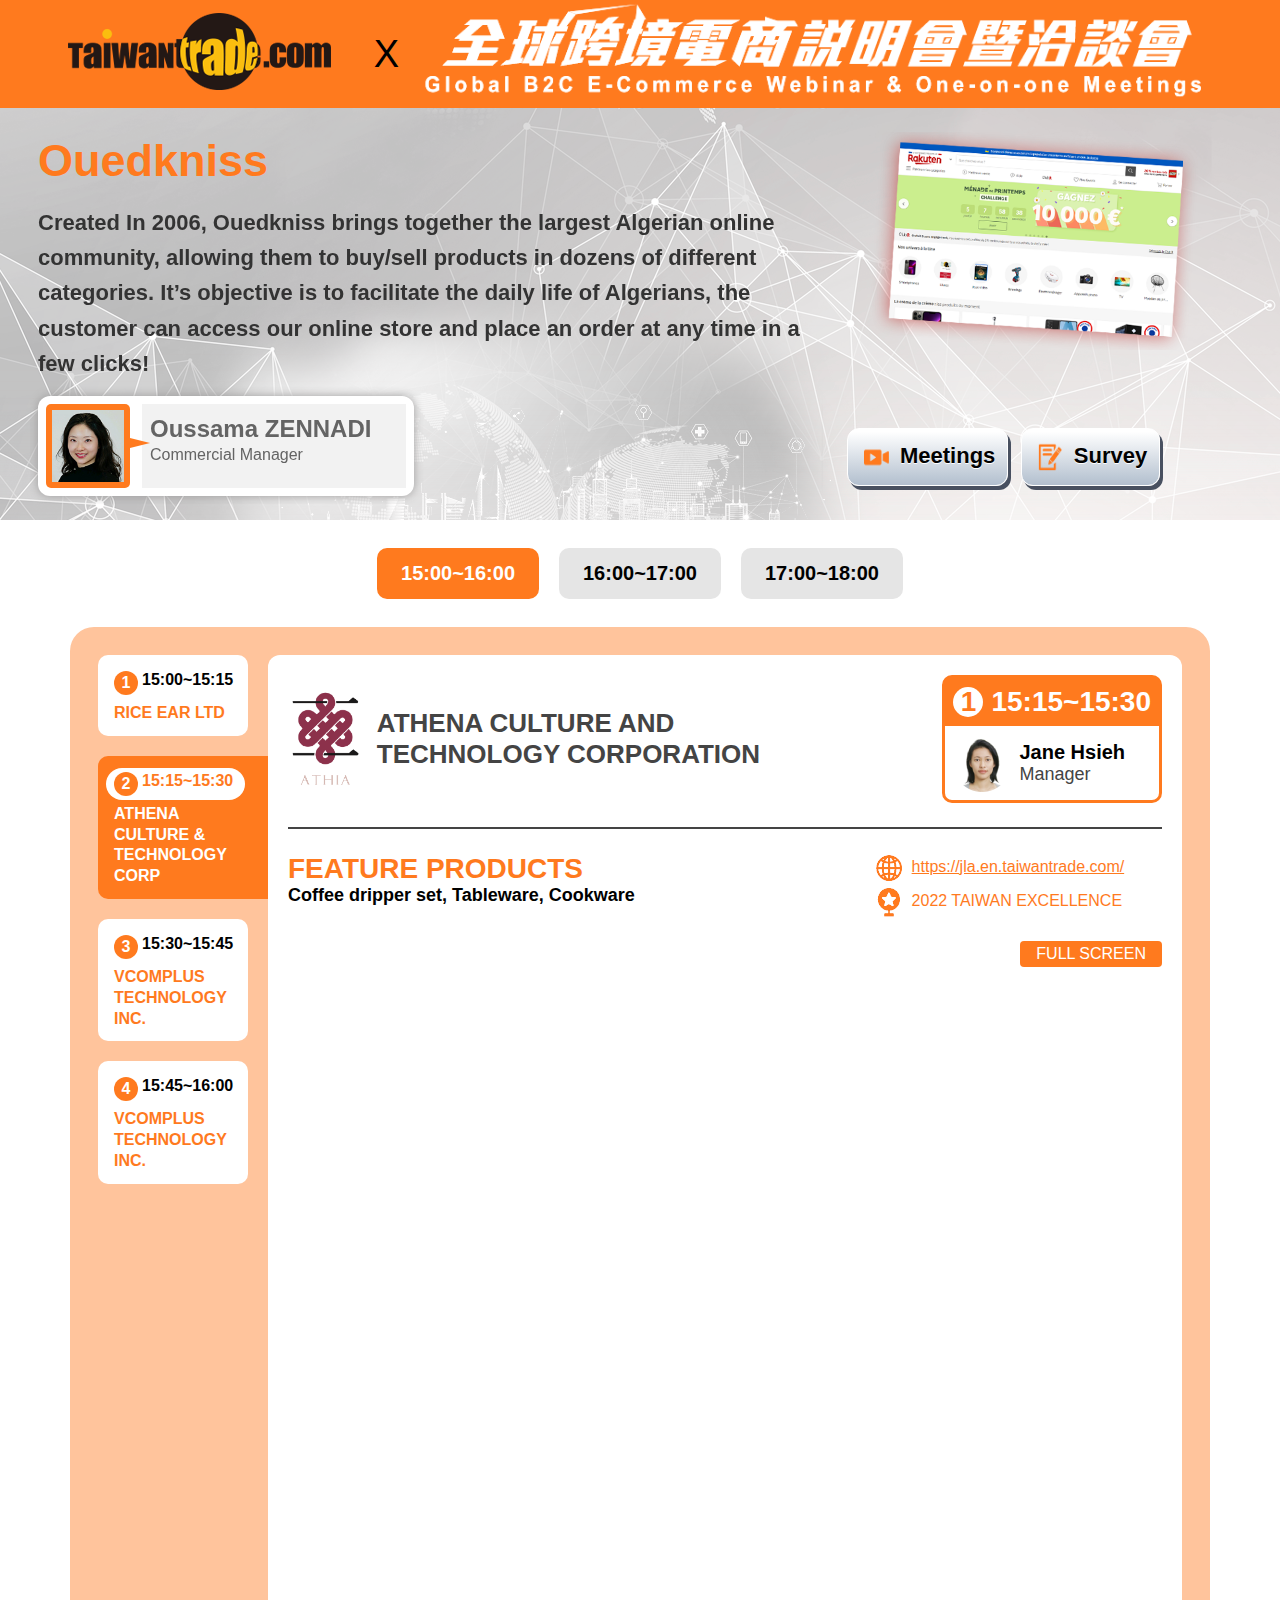
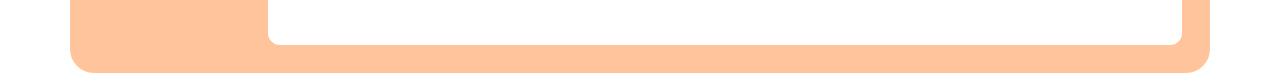
<file: vr_orange.html>
<!DOCTYPE html>
<html>

<head>
  <meta charset="utf-8">
  <meta http-equiv="X-UA-Compatible" content="IE=edge">
  <title></title>
  <meta name="description" content="">
  <meta name="viewport" content="width=device-width, initial-scale=1">
  <link rel="stylesheet" href="css/vr.css">
  <link rel="stylesheet" href="https://unpkg.com/swiper@8/swiper-bundle.min.css" />
  <script src="https://unpkg.com/swiper@8/swiper-bundle.min.js"></script>
</head>

<body>
  <div class="wrap">
    <div class="vr_header vr_orange">
      <div class="vr_logo"><img src="images/taiwan_trade.png" alt=""></div>
      <span>X</span>
      <h1 class="vr_title"><img src="images/kv-title-1.png" alt=""></h1>
    </div>
    <div class="vr_hero" style="background: url(images/bg_black.png) no-repeat center 0;">
      <!-- vr_swiperbox -->
      <div class="vr_swiperbox vr_orange">
        <div class="vr_swiper_title">
          Ouedkniss
        </div>
        <!-- Slider main container -->
        <div class="swiper">
          <!-- Additional required wrapper -->
          <div class="swiper-wrapper">
            <!-- Slides -->
            <div class="swiper-slide">
              <div class="vr_swiper_text">
                Created In 2006, Ouedkniss brings together the largest Algerian online community, allowing them to buy/sell products in dozens of different categories. It’s objective is to facilitate the daily life of Algerians, the customer can access our online store
                and place an order at any time in a few clicks!
              </div>
              <div class="vr_swiper_more">
                <div class="vr_swiper_img">
                  <img src="images/photo-1-Rakuten.jpeg" alt="">
                </div>
                <div class="vr_swiper_salespbox">
                  <div class="vr_swiper_salesname">Oussama ZENNADI</div>
                  <div class="vr_swiper_salesposition">Commercial Manager</div>
                </div>
              </div>
            </div>
            <div class="swiper-slide">
              <div class="vr_swiper_text">
                Created In 2006, Ouedkniss brings together the largest Algerian online community, allowing them to buy/sell products in dozens of different categories. It’s objective is to facilitate the daily life of Algerians, the customer can access our online store
                and place an order at any time in a few clicks!
              </div>
              <div class="vr_swiper_more">
                <div class="vr_swiper_img"><img src="images/photo-1-Rakuten.jpeg" alt=""></div>
                <div class="vr_swiper_salespbox">
                  <div class="vr_swiper_salesname">Oussama ZENNADI</div>
                  <div class="vr_swiper_salesposition">Commercial Manager</div>
                </div>
              </div>
            </div>
            <div class="swiper-slide">
              <div class="vr_swiper_text">
                Created In 2006, Ouedkniss brings together the largest Algerian online community, allowing them to buy/sell products in dozens of different categories. It’s objective is to facilitate the daily life of Algerians, the customer can access our online store
                and place an order at any time in a few clicks!
              </div>
              <div class="vr_swiper_more">
                <div class="vr_swiper_img"><img src="images/photo-1-Rakuten.jpeg" alt=""></div>
                <div class="vr_swiper_salespbox">
                  <div class="vr_swiper_salesname">Oussama ZENNADI</div>
                  <div class="vr_swiper_salesposition">Commercial Manager</div>
                </div>
              </div>
            </div>
            ...
          </div>
          <!-- If we need navigation buttons -->
          <!-- <div class="swiper-button-prev"></div>
                    <div class="swiper-button-next"></div> -->
        </div>
      </div>
      <!-- vr_images -->
      <div class="vr_images vr_orange">
        <div class="vr_img">
          <img src="images/rf_web-img2.png" alt="">
        </div>
        <div class="vr_btn">
          <a href="" class="vr_btn_meetings">Meetings</a>
          <a href="" class="vr_btn_survey">Survey</a>
        </div>
      </div>
    </div>
    <div class="vr_schedule_wrap vr_orange">
      <!-- ve_time_select 選擇時間區間 -->
      <div class="ve_time_select">
        <a href="" class="active">15:00~16:00</a>
        <a href="">16:00~17:00</a>
        <a href="">17:00~18:00</a>
      </div>
      <div class="vr_schedule">
        <!-- vr_time_table 時段 -->
        <div class="vr_time_table">
          <!-- vr_time_block -->
          <div class="vr_time_block">
            <div class="vr_time"><span class="vr_number">1</span>15:00~15:15</div>
            <div class="vr_offtitle">RICE EAR LTD</div>
          </div>
          <!-- vr_time_block -->
          <div class="vr_time_block active">
            <div class="vr_time"><span class="vr_number">2</span>15:15~15:30</div>
            <div class="vr_offtitle">ATHENA CULTURE & TECHNOLOGY CORP</div>
          </div>
          <!-- vr_time_block -->
          <div class="vr_time_block">
            <div class="vr_time"><span class="vr_number">3</span>15:30~15:45</div>
            <div class="vr_offtitle">VCOMPLUS TECHNOLOGY INC.</div>
          </div>
          <!-- vr_time_block -->
          <div class="vr_time_block">
            <div class="vr_time"><span class="vr_number">4</span>15:45~16:00</div>
            <div class="vr_offtitle">VCOMPLUS TECHNOLOGY INC.</div>
          </div>
        </div>
        <div class="vr_exhibition_wrap">
          <div class="vr_exhibition_header">
            <div class="vr_exhibition_title">
              <span class="vr_exhibition_logo"><img src="images/Rakuten_cp_logo2.png" alt=""></span>
              <span class="vr_exhibition_name">ATHENA CULTURE AND TECHNOLOGY CORPORATION</span>
            </div>
            <div class="vr_exhibition_card">
              <div class="vr_exhibition_time">
                <span class="vr_number">1</span>15:15~15:30
              </div>
              <div class="vr_ceo">
                <div class="vr_ceo_pic">
                  <img src="images/franch_card_02.png" alt="">
                </div>
                <div class="vr_ceo_info">
                  <div class="vr_ceo_name">Jane Hsieh</div>
                  <div class="vr_ceo_position">Manager</div>
                </div>
              </div>
            </div>
          </div>
          <div class="vr_exhibition_info">
            <div class="vr_info_text">
              <div class="vr_info_title">FEATURE PRODUCTS</div>
              <div class="vr_info_content">Coffee dripper set, Tableware, Cookware</div>
            </div>
            <div class="vr_info_link">
              <div class="icon_globe"><a href="https://jla.en.taiwantrade.com/" target="_blank">https://jla.en.taiwantrade.com/</a>
              </div>
              <div class="icon_star">2022 TAIWAN EXCELLENCE</div>
            </div>
          </div>
          <div class="vr_exhibition_frame">
            <a href="" class="vr_fullscreen">FULL SCREEN</a>
            <iframe src="https://taiwantrade.istaging.com/cb2e2927-86e2-4353-91af-3cd76728097f?index=15&panobar=false
											" id="MyFrame" name="MyFrame" marginwidth="0" marginheight="0" scrolling="auto" frameborder="0" align="center"></iframe>
          </div>
        </div>
      </div>
    </div>
  </div>
  <script>
    const swiper = new Swiper('.swiper', {
      // Optional parameters
      // direction: 'vertical',
      loop: true,

      // If we need pagination
      // pagination: {
      //     el: '.swiper-pagination',
      // },

      // Navigation arrows
      navigation: {
        nextEl: '.swiper-button-next',
        prevEl: '.swiper-button-prev',
      },

      // And if we need scrollbar
      // scrollbar: {
      //     el: '.swiper-scrollbar',
      // },
    });
  </script>
</body>

</html>
</file>
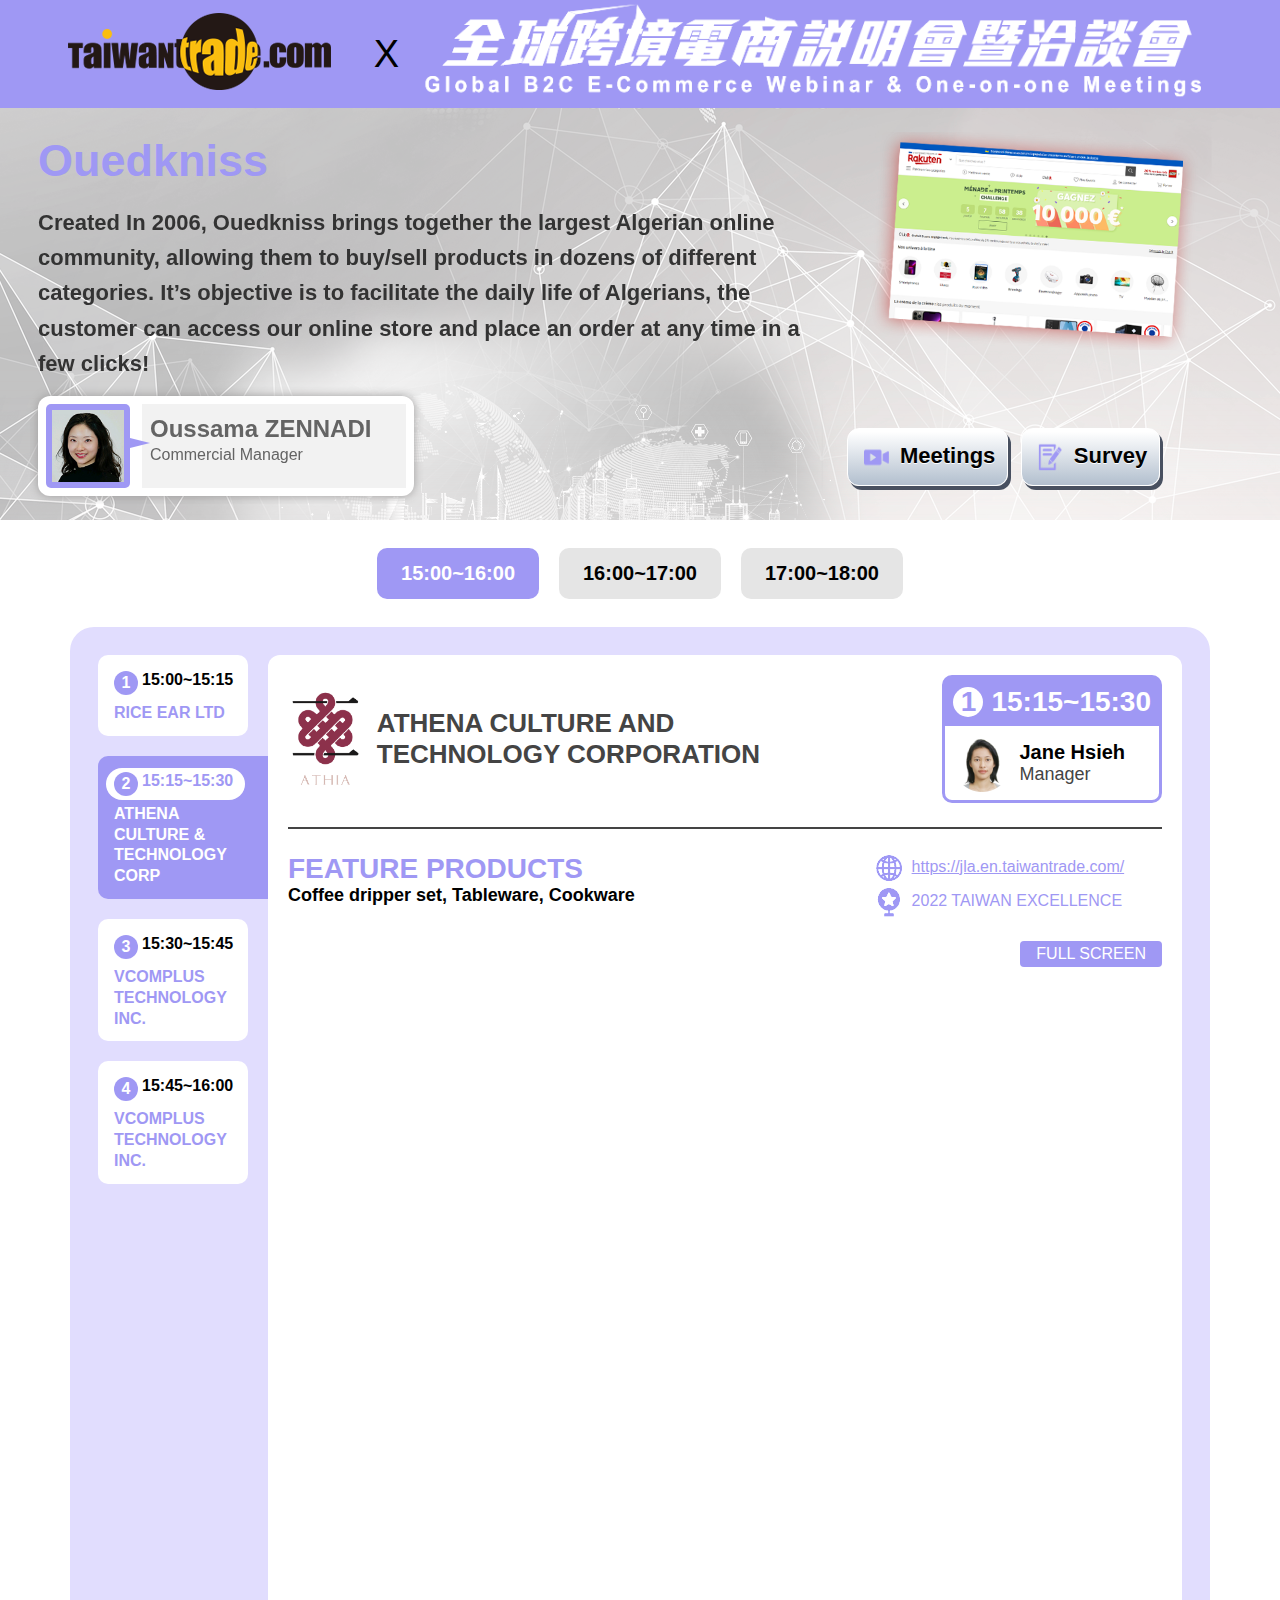
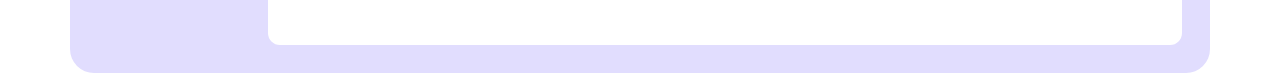
<file: vr_purple.html>
<!DOCTYPE html>
<html>

<head>
  <meta charset="utf-8">
  <meta http-equiv="X-UA-Compatible" content="IE=edge">
  <title></title>
  <meta name="description" content="">
  <meta name="viewport" content="width=device-width, initial-scale=1">
  <link rel="stylesheet" href="css/vr.css">
  <link rel="stylesheet" href="https://unpkg.com/swiper@8/swiper-bundle.min.css" />
  <script src="https://unpkg.com/swiper@8/swiper-bundle.min.js"></script>
</head>

<body>
  <div class="wrap">
    <div class="vr_header vr_purple">
      <div class="vr_logo"><img src="images/taiwan_trade.png" alt=""></div>
      <span>X</span>
      <h1 class="vr_title"><img src="images/kv-title-1.png" alt=""></h1>
    </div>
    <div class="vr_hero" style="background: url(images/bg_black.png) no-repeat center 0;">
      <!-- vr_swiperbox -->
      <div class="vr_swiperbox vr_purple">
        <div class="vr_swiper_title">
          Ouedkniss
        </div>
        <!-- Slider main container -->
        <div class="swiper">
          <!-- Additional required wrapper -->
          <div class="swiper-wrapper">
            <!-- Slides -->
            <div class="swiper-slide">
              <div class="vr_swiper_text">
                Created In 2006, Ouedkniss brings together the largest Algerian online community, allowing them to buy/sell products in dozens of different categories. It’s objective is to facilitate the daily life of Algerians, the customer can access our online store
                and place an order at any time in a few clicks!
              </div>
              <div class="vr_swiper_more">
                <div class="vr_swiper_img">
                  <img src="images/photo-1-Rakuten.jpeg" alt="">
                </div>
                <div class="vr_swiper_salespbox">
                  <div class="vr_swiper_salesname">Oussama ZENNADI</div>
                  <div class="vr_swiper_salesposition">Commercial Manager</div>
                </div>
              </div>
            </div>
            <div class="swiper-slide">
              <div class="vr_swiper_text">
                Created In 2006, Ouedkniss brings together the largest Algerian online community, allowing them to buy/sell products in dozens of different categories. It’s objective is to facilitate the daily life of Algerians, the customer can access our online store
                and place an order at any time in a few clicks!
              </div>
              <div class="vr_swiper_more">
                <div class="vr_swiper_img"><img src="images/photo-1-Rakuten.jpeg" alt=""></div>
                <div class="vr_swiper_salespbox">
                  <div class="vr_swiper_salesname">Oussama ZENNADI</div>
                  <div class="vr_swiper_salesposition">Commercial Manager</div>
                </div>
              </div>
            </div>
            <div class="swiper-slide">
              <div class="vr_swiper_text">
                Created In 2006, Ouedkniss brings together the largest Algerian online community, allowing them to buy/sell products in dozens of different categories. It’s objective is to facilitate the daily life of Algerians, the customer can access our online store
                and place an order at any time in a few clicks!
              </div>
              <div class="vr_swiper_more">
                <div class="vr_swiper_img"><img src="images/photo-1-Rakuten.jpeg" alt=""></div>
                <div class="vr_swiper_salespbox">
                  <div class="vr_swiper_salesname">Oussama ZENNADI</div>
                  <div class="vr_swiper_salesposition">Commercial Manager</div>
                </div>
              </div>
            </div>
            ...
          </div>
          <!-- If we need navigation buttons -->
          <!-- <div class="swiper-button-prev"></div>
                    <div class="swiper-button-next"></div> -->
        </div>
      </div>
      <!-- vr_images -->
      <div class="vr_images vr_purple">
        <div class="vr_img">
          <img src="images/rf_web-img2.png" alt="">
        </div>
        <div class="vr_btn">
          <a href="" class="vr_btn_meetings">Meetings</a>
          <a href="" class="vr_btn_survey">Survey</a>
        </div>
      </div>
    </div>
    <div class="vr_schedule_wrap vr_purple">
      <!-- ve_time_select 選擇時間區間 -->
      <div class="ve_time_select">
        <a href="" class="active">15:00~16:00</a>
        <a href="">16:00~17:00</a>
        <a href="">17:00~18:00</a>
      </div>
      <div class="vr_schedule">
        <!-- vr_time_table 時段 -->
        <div class="vr_time_table">
          <!-- vr_time_block -->
          <div class="vr_time_block">
            <div class="vr_time"><span class="vr_number">1</span>15:00~15:15</div>
            <div class="vr_offtitle">RICE EAR LTD</div>
          </div>
          <!-- vr_time_block -->
          <div class="vr_time_block active">
            <div class="vr_time"><span class="vr_number">2</span>15:15~15:30</div>
            <div class="vr_offtitle">ATHENA CULTURE & TECHNOLOGY CORP</div>
          </div>
          <!-- vr_time_block -->
          <div class="vr_time_block">
            <div class="vr_time"><span class="vr_number">3</span>15:30~15:45</div>
            <div class="vr_offtitle">VCOMPLUS TECHNOLOGY INC.</div>
          </div>
          <!-- vr_time_block -->
          <div class="vr_time_block">
            <div class="vr_time"><span class="vr_number">4</span>15:45~16:00</div>
            <div class="vr_offtitle">VCOMPLUS TECHNOLOGY INC.</div>
          </div>
        </div>
        <div class="vr_exhibition_wrap">
          <div class="vr_exhibition_header">
            <div class="vr_exhibition_title">
              <span class="vr_exhibition_logo"><img src="images/Rakuten_cp_logo2.png" alt=""></span>
              <span class="vr_exhibition_name">ATHENA CULTURE AND TECHNOLOGY CORPORATION</span>
            </div>
            <div class="vr_exhibition_card">
              <div class="vr_exhibition_time">
                <span class="vr_number">1</span>15:15~15:30
              </div>
              <div class="vr_ceo">
                <div class="vr_ceo_pic">
                  <img src="images/franch_card_02.png" alt="">
                </div>
                <div class="vr_ceo_info">
                  <div class="vr_ceo_name">Jane Hsieh</div>
                  <div class="vr_ceo_position">Manager</div>
                </div>
              </div>
            </div>
          </div>
          <div class="vr_exhibition_info">
            <div class="vr_info_text">
              <div class="vr_info_title">FEATURE PRODUCTS</div>
              <div class="vr_info_content">Coffee dripper set, Tableware, Cookware</div>
            </div>
            <div class="vr_info_link">
              <div class="icon_globe"><a href="https://jla.en.taiwantrade.com/" target="_blank">https://jla.en.taiwantrade.com/</a>
              </div>
              <div class="icon_star">2022 TAIWAN EXCELLENCE</div>
            </div>
          </div>
          <div class="vr_exhibition_frame">
            <a href="" class="vr_fullscreen">FULL SCREEN</a>
            <iframe src="https://taiwantrade.istaging.com/cb2e2927-86e2-4353-91af-3cd76728097f?index=15&panobar=false
											" id="MyFrame" name="MyFrame" marginwidth="0" marginheight="0" scrolling="auto" frameborder="0" align="center"></iframe>
          </div>
        </div>
      </div>
    </div>
  </div>
  <script>
    const swiper = new Swiper('.swiper', {
      // Optional parameters
      // direction: 'vertical',
      loop: true,

      // If we need pagination
      // pagination: {
      //     el: '.swiper-pagination',
      // },

      // Navigation arrows
      navigation: {
        nextEl: '.swiper-button-next',
        prevEl: '.swiper-button-prev',
      },

      // And if we need scrollbar
      // scrollbar: {
      //     el: '.swiper-scrollbar',
      // },
    });
  </script>
</body>

</html>
</file>
<file: css/vr.css>
html {
  font-family: sans-serif;
  -ms-text-size-adjust: 100%;
  -webkit-text-size-adjust: 100%;
}

body {
  margin: 0;
}

article,
aside,
details,
figcaption,
figure,
footer,
header,
hgroup,
main,
menu,
nav,
section,
summary {
  display: block;
}

audio,
canvas,
progress,
video {
  display: inline-block;
  vertical-align: baseline;
}

audio:not([controls]) {
  display: none;
  height: 0;
}

[hidden],
template {
  display: none;
}

a {
  background-color: transparent;
}

a:active, a:hover {
  outline: 0;
}

abbr[title] {
  border-bottom: 1px dotted;
}

b,
strong {
  font-weight: bold;
}

dfn {
  font-style: italic;
}

h1 {
  font-size: 2em;
  margin: 0.67em 0;
}

mark {
  background: #ff0;
  color: #000;
}

small {
  font-size: 80%;
}

sub,
sup {
  font-size: 75%;
  line-height: 0;
  position: relative;
  vertical-align: baseline;
}

sup {
  top: -0.5em;
}

sub {
  bottom: -0.25em;
}

img {
  border: 0;
}

svg:not(:root) {
  overflow: hidden;
}

figure {
  margin: 1em 40px;
}

hr {
  -webkit-box-sizing: content-box;
          box-sizing: content-box;
  height: 0;
}

pre {
  overflow: auto;
}

code,
kbd,
pre,
samp {
  font-family: monospace, monospace;
  font-size: 1em;
}

button,
input,
optgroup,
select,
textarea {
  color: inherit;
  font: inherit;
  margin: 0;
}

button {
  overflow: visible;
}

button,
select {
  text-transform: none;
}

button,
html input[type="button"],
input[type="reset"],
input[type="submit"] {
  -webkit-appearance: button;
  cursor: pointer;
}

button[disabled],
html input[disabled] {
  cursor: default;
}

button::-moz-focus-inner,
input::-moz-focus-inner {
  border: 0;
  padding: 0;
}

input {
  line-height: normal;
}

input[type="checkbox"],
input[type="radio"] {
  -webkit-box-sizing: border-box;
          box-sizing: border-box;
  padding: 0;
}

input[type="number"]::-webkit-inner-spin-button,
input[type="number"]::-webkit-outer-spin-button {
  height: auto;
}

input[type="search"] {
  -webkit-appearance: textfield;
  -webkit-box-sizing: content-box;
          box-sizing: content-box;
}

input[type="search"]::-webkit-search-cancel-button,
input[type="search"]::-webkit-search-decoration {
  -webkit-appearance: none;
}

fieldset {
  border: 1px solid #c0c0c0;
  margin: 0 2px;
  padding: 0.35em 0.625em 0.75em;
}

legend {
  border: 0;
  padding: 0;
}

textarea {
  overflow: auto;
}

optgroup {
  font-weight: bold;
}

table {
  border-collapse: collapse;
  border-spacing: 0;
}

td,
th {
  padding: 0;
}

.vr_header {
  width: 100%;
  height: 108px;
  padding: 0 30px;
  -webkit-box-sizing: border-box;
          box-sizing: border-box;
  display: -webkit-box;
  display: -ms-flexbox;
  display: flex;
  -webkit-box-pack: center;
      -ms-flex-pack: center;
          justify-content: center;
  -webkit-box-align: center;
      -ms-flex-align: center;
          align-items: center;
  -ms-flex-wrap: nowrap;
      flex-wrap: nowrap;
}

@media screen and (max-width: 768px) {
  .vr_header {
    -webkit-box-orient: vertical;
    -webkit-box-direction: normal;
        -ms-flex-direction: column;
            flex-direction: column;
    height: auto;
    padding: 10px;
  }
}

.vr_header .vr_logo img {
  max-height: 100px;
}

@media screen and (max-width: 1200px) {
  .vr_header .vr_logo img {
    max-height: 70px;
  }
}

@media screen and (max-width: 900px) {
  .vr_header .vr_logo img {
    max-height: 60px;
  }
}

.vr_header .vr_title {
  margin: 0;
}

.vr_header .vr_title img {
  max-height: 100px;
}

@media screen and (max-width: 1200px) {
  .vr_header .vr_title img {
    max-height: 70px;
  }
}

@media screen and (max-width: 900px) {
  .vr_header .vr_title img {
    max-height: 60px;
  }
}

.vr_header span {
  font-size: 38px;
  width: 5%;
  text-align: center;
}

@media screen and (max-width: 768px) {
  .vr_header span {
    display: none;
  }
}

.vr_header.vr_blue {
  background: #1b9cfe;
}

.vr_header.vr_green {
  background: #5cc5bb;
}

.vr_header.vr_black {
  background: #ffc50d;
}

.vr_header.vr_red {
  background: #bf0000;
}

.vr_header.vr_orange {
  background: #ff7a1e;
}

.vr_header.vr_purple {
  background: #9f98f4;
}

.vr_hero {
  width: 100%;
  padding: 0 30px;
  -webkit-box-sizing: border-box;
          box-sizing: border-box;
  display: -webkit-box;
  display: -ms-flexbox;
  display: flex;
  background: #ccc;
}

@media screen and (max-width: 768px) {
  .vr_hero {
    -webkit-box-orient: vertical;
    -webkit-box-direction: normal;
        -ms-flex-direction: column;
            flex-direction: column;
    padding: 0 10px;
  }
}

.vr_images {
  width: 35%;
  padding: 1.5rem;
  display: -webkit-box;
  display: -ms-flexbox;
  display: flex;
  -webkit-box-orient: vertical;
  -webkit-box-direction: normal;
      -ms-flex-direction: column;
          flex-direction: column;
  -webkit-box-pack: justify;
      -ms-flex-pack: justify;
          justify-content: space-between;
}

@media screen and (max-width: 768px) {
  .vr_images {
    width: 100%;
    -webkit-box-sizing: border-box;
            box-sizing: border-box;
    padding: 1.5rem 10px;
  }
}

.vr_images .vr_img {
  width: 100%;
}

@media screen and (max-width: 768px) {
  .vr_images .vr_img {
    margin-bottom: 1rem;
  }
}

.vr_images .vr_img img {
  width: 100%;
}

@media screen and (max-width: 768px) {
  .vr_images .vr_btn {
    text-align: center;
  }
}

.vr_images .vr_btn a {
  font-size: 22px;
  font-weight: bold;
  color: #020202;
  text-decoration: none;
  text-shadow: 0px 1px 0px #fff;
  padding: 12px;
  -webkit-box-shadow: 3px 4px 0px 0px #485060;
          box-shadow: 3px 4px 0px 0px #485060;
  background: -webkit-gradient(linear, left top, left bottom, color-stop(5%, #fff), to(#b2bfce));
  background: linear-gradient(to bottom, #fff 5%, #b2bfce 100%);
  border-radius: 12px;
  border: 1px solid #fff;
  display: inline-block;
  cursor: pointer;
  margin-right: 8px;
}

.vr_images .vr_btn a:before {
  content: "";
  background-position: 0 0;
  background-repeat: no-repeat;
  width: 32px;
  height: 32px;
  display: inline-block;
  vertical-align: middle;
  margin-right: 8px;
}

.vr_images .vr_btn a:hover {
  background: -webkit-gradient(linear, left top, left bottom, color-stop(5%, #dfdfdf), to(#fff));
  background: linear-gradient(to bottom, #dfdfdf 5%, #fff 100%);
  background-color: #4e6b8a;
}

.vr_images .vr_btn .vr_btn_meetings {
  margin-bottom: 10px;
}

.vr_images .vr_btn .vr_btn_meetings:before {
  content: "";
  background-size: 32px 32px;
}

.vr_images .vr_btn .vr_btn_survey:before {
  content: "";
  background-size: 32px 32px;
  background-image: url("../images/vr_icon02_red.png");
}

.vr_images.vr_blue .vr_btn .vr_btn_meetings:before {
  background-image: url("../images/vr_icon01_blue.png");
}

.vr_images.vr_blue .vr_btn .vr_btn_survey:before {
  background-image: url("../images/vr_icon02_blue.png");
}

.vr_images.vr_green .vr_btn .vr_btn_meetings:before {
  background-image: url("../images/vr_icon01_green.png");
}

.vr_images.vr_green .vr_btn .vr_btn_survey:before {
  background-image: url("../images/vr_icon02_green.png");
}

.vr_images.vr_black .vr_btn .vr_btn_meetings:before {
  background-image: url("../images/vr_icon01_black.png");
}

.vr_images.vr_black .vr_btn .vr_btn_survey:before {
  background-image: url("../images/vr_icon02_black.png");
}

.vr_images.vr_red .vr_btn .vr_btn_meetings:before {
  background-image: url("../images/vr_icon01_red.png");
}

.vr_images.vr_red .vr_btn .vr_btn_survey:before {
  background-image: url("../images/vr_icon02_red.png");
}

.vr_images.vr_orange .vr_btn .vr_btn_meetings:before {
  background-image: url("../images/vr_icon01_orange.png");
}

.vr_images.vr_orange .vr_btn .vr_btn_survey:before {
  background-image: url("../images/vr_icon02_orange.png");
}

.vr_images.vr_purple .vr_btn .vr_btn_meetings:before {
  background-image: url("../images/vr_icon01_purple.png");
}

.vr_images.vr_purple .vr_btn .vr_btn_survey:before {
  background-image: url("../images/vr_icon02_purple.png");
}

.vr_swiperbox {
  display: block;
  width: 65%;
  padding: 1rem 0;
}

@media screen and (max-width: 768px) {
  .vr_swiperbox {
    width: 100%;
  }
}

.vr_swiperbox .vr_swiper_title {
  font-size: 45px;
  font-weight: 900;
  margin: 1rem .5rem;
  line-height: 41px;
  color: #666;
}

.vr_swiperbox .swiper {
  -webkit-box-sizing: border-box;
          box-sizing: border-box;
}

.vr_swiperbox .swiper .swiper-wrapper .swiper-slide {
  padding: .5rem;
  -webkit-box-sizing: border-box;
          box-sizing: border-box;
}

.vr_swiperbox .swiper .swiper-wrapper .swiper-slide .vr_swiper_text {
  color: #333;
  font-size: 22px;
  font-weight: 600;
  line-height: 160%;
  letter-spacing: 0px;
  margin-bottom: 15px;
}

.vr_swiperbox .swiper .swiper-wrapper .swiper-slide .vr_swiper_more {
  background: #ffffff;
  padding: 8px;
  -webkit-transition: all .6s;
  transition: all .6s;
  border-radius: 12px;
  display: -webkit-box;
  display: -ms-flexbox;
  display: flex;
  -webkit-box-shadow: 0px 0px 10px #9d9c9c;
          box-shadow: 0px 0px 10px #9d9c9c;
  width: 360px;
}

@media screen and (max-width: 768px) {
  .vr_swiperbox .swiper .swiper-wrapper .swiper-slide .vr_swiper_more {
    width: 100%;
    -webkit-box-sizing: border-box;
            box-sizing: border-box;
  }
}

.vr_swiperbox .swiper .swiper-wrapper .swiper-slide .vr_swiper_more .vr_swiper_img {
  padding: 6px;
  border-radius: 5px;
  margin-right: 12px;
  position: relative;
  background: #666;
}

.vr_swiperbox .swiper .swiper-wrapper .swiper-slide .vr_swiper_more .vr_swiper_img:before {
  content: "";
  position: absolute;
  right: -20px;
  top: 34px;
  width: 0;
  height: 0;
  border-style: solid;
  border-width: 5px 0 5px 20px;
  border-color: transparent transparent transparent #666;
}

.vr_swiperbox .swiper .swiper-wrapper .swiper-slide .vr_swiper_more .vr_swiper_img img {
  width: 72px;
  height: 72px;
  display: block;
}

.vr_swiperbox .swiper .swiper-wrapper .swiper-slide .vr_swiper_more .vr_swiper_salespbox {
  background: #f2f2f2;
  padding: 8px;
  -webkit-box-flex: 2;
      -ms-flex-positive: 2;
          flex-grow: 2;
  color: #646464;
}

.vr_swiperbox .swiper .swiper-wrapper .swiper-slide .vr_swiper_more .vr_swiper_salespbox .vr_swiper_salesname {
  font-size: 24px;
  font-weight: 900;
  line-height: 34px;
  white-space: nowrap;
}

@media screen and (max-width: 768px) {
  .vr_swiperbox .swiper .swiper-wrapper .swiper-slide .vr_swiper_more .vr_swiper_salespbox .vr_swiper_salesname {
    font-size: 20px;
    white-space: normal;
  }
}

.vr_swiperbox .swiper .swiper-wrapper .swiper-button-prev {
  left: 0;
}

.vr_swiperbox .swiper .swiper-wrapper .swiper-button-next {
  right: 0;
}

.vr_swiperbox.vr_blue .swiper .swiper-wrapper .swiper-slide .vr_swiper_more .vr_swiper_img {
  background: #1b9cfe;
}

.vr_swiperbox.vr_blue .swiper .swiper-wrapper .swiper-slide .vr_swiper_more .vr_swiper_img:before {
  border-color: transparent transparent transparent #1b9cfe;
}

.vr_swiperbox.vr_blue .vr_swiper_title {
  color: #1b9cfe;
}

.vr_swiperbox.vr_green .swiper .swiper-wrapper .swiper-slide .vr_swiper_more .vr_swiper_img {
  background: #5cc5bb;
}

.vr_swiperbox.vr_green .swiper .swiper-wrapper .swiper-slide .vr_swiper_more .vr_swiper_img:before {
  border-color: transparent transparent transparent #5cc5bb;
}

.vr_swiperbox.vr_green .vr_swiper_title {
  color: #5cc5bb;
}

.vr_swiperbox.vr_black .swiper .swiper-wrapper .swiper-slide .vr_swiper_more .vr_swiper_img {
  background: #ffc50d;
}

.vr_swiperbox.vr_black .swiper .swiper-wrapper .swiper-slide .vr_swiper_more .vr_swiper_img:before {
  border-color: transparent transparent transparent #ffc50d;
}

.vr_swiperbox.vr_black .vr_swiper_title {
  color: #ffc50d;
}

.vr_swiperbox.vr_red .swiper .swiper-wrapper .swiper-slide .vr_swiper_more .vr_swiper_img {
  background: #bf0000;
}

.vr_swiperbox.vr_red .swiper .swiper-wrapper .swiper-slide .vr_swiper_more .vr_swiper_img:before {
  border-color: transparent transparent transparent #bf0000;
}

.vr_swiperbox.vr_red .vr_swiper_title {
  color: #bf0000;
}

.vr_swiperbox.vr_orange .swiper .swiper-wrapper .swiper-slide .vr_swiper_more .vr_swiper_img {
  background: #ff7a1e;
}

.vr_swiperbox.vr_orange .swiper .swiper-wrapper .swiper-slide .vr_swiper_more .vr_swiper_img:before {
  border-color: transparent transparent transparent #ff7a1e;
}

.vr_swiperbox.vr_orange .vr_swiper_title {
  color: #ff7a1e;
}

.vr_swiperbox.vr_purple .swiper .swiper-wrapper .swiper-slide .vr_swiper_more .vr_swiper_img {
  background: #9f98f4;
}

.vr_swiperbox.vr_purple .swiper .swiper-wrapper .swiper-slide .vr_swiper_more .vr_swiper_img:before {
  border-color: transparent transparent transparent #9f98f4;
}

.vr_swiperbox.vr_purple .vr_swiper_title {
  color: #9f98f4;
}

.vr_schedule_wrap {
  max-width: 1200px;
  margin: 0 auto;
}

.vr_schedule_wrap .ve_time_select {
  display: -webkit-box;
  display: -ms-flexbox;
  display: flex;
  -webkit-box-pack: center;
      -ms-flex-pack: center;
          justify-content: center;
  margin: 28px 0;
}

@media screen and (max-width: 768px) {
  .vr_schedule_wrap .ve_time_select {
    -ms-flex-wrap: wrap;
        flex-wrap: wrap;
    margin: 1rem 0;
  }
}

.vr_schedule_wrap .ve_time_select a {
  padding: 14px 24px;
  margin: 0 10px;
  text-decoration: none;
  color: #000;
  font-size: 20px;
  font-weight: bold;
  background: #E5E5E5;
  border-radius: 10px;
}

@media screen and (max-width: 768px) {
  .vr_schedule_wrap .ve_time_select a {
    margin: 5px;
    font-size: 1rem;
  }
}

.vr_schedule_wrap .ve_time_select a.active {
  color: #fff;
  background: #E03A3A;
}

.vr_schedule_wrap .ve_time_select a:hover {
  color: #fff;
  background: #ff7e7e;
}

.vr_schedule_wrap .vr_schedule {
  display: -webkit-box;
  display: -ms-flexbox;
  display: flex;
  background: #FFE6E5;
  border-radius: 24px;
  margin: 0 30px;
  padding: 28px;
}

@media screen and (max-width: 768px) {
  .vr_schedule_wrap .vr_schedule {
    -webkit-box-orient: vertical;
    -webkit-box-direction: normal;
        -ms-flex-direction: column;
            flex-direction: column;
    margin: 0 10px;
    padding: 1rem;
  }
}

.vr_schedule_wrap .vr_schedule .vr_time_table {
  width: 150px;
  margin-right: 20px;
}

@media screen and (max-width: 768px) {
  .vr_schedule_wrap .vr_schedule .vr_time_table {
    width: 100%;
    margin: 0;
    display: -webkit-box;
    display: -ms-flexbox;
    display: flex;
    -webkit-box-orient: horizontal;
    -webkit-box-direction: normal;
        -ms-flex-direction: row;
            flex-direction: row;
    -webkit-box-align: center;
        -ms-flex-align: center;
            align-items: center;
    -ms-flex-wrap: wrap;
        flex-wrap: wrap;
  }
}

.vr_schedule_wrap .vr_schedule .vr_time_table .vr_time_block {
  padding: 12px 8px 8px 8px;
  background: #fff;
  margin-bottom: 20px;
  border-radius: 10px;
  font-weight: bold;
  display: -webkit-box;
  display: -ms-flexbox;
  display: flex;
  -webkit-box-orient: vertical;
  -webkit-box-direction: normal;
      -ms-flex-direction: column;
          flex-direction: column;
  -webkit-box-align: start;
      -ms-flex-align: start;
          align-items: flex-start;
}

@media screen and (max-width: 768px) {
  .vr_schedule_wrap .vr_schedule .vr_time_table .vr_time_block {
    margin: 0 1% 10px 1%;
    width: 48%;
    -ms-flex-item-align: stretch;
        -ms-grid-row-align: stretch;
        align-self: stretch;
    -webkit-box-sizing: border-box;
            box-sizing: border-box;
  }
}

.vr_schedule_wrap .vr_schedule .vr_time_table .vr_time_block:last-child {
  margin-bottom: 0;
}

@media screen and (max-width: 768px) {
  .vr_schedule_wrap .vr_schedule .vr_time_table .vr_time_block:last-child {
    margin-bottom: 10px;
  }
}

.vr_schedule_wrap .vr_schedule .vr_time_table .vr_time_block .vr_time {
  padding: 4px 12px 4px 8px;
  color: #000;
  border-radius: 30px;
  display: -webkit-box;
  display: -ms-flexbox;
  display: flex;
}

.vr_schedule_wrap .vr_schedule .vr_time_table .vr_time_block .vr_time .vr_number {
  width: 24px;
  height: 24px;
  line-height: 24px;
  display: inline-block;
  margin-right: 4px;
  text-align: center;
  border-radius: 50%;
  color: #fff;
  background: #E03A3A;
}

.vr_schedule_wrap .vr_schedule .vr_time_table .vr_time_block .vr_offtitle {
  padding: 4px 8px;
  color: #AE1012;
  line-height: 130%;
}

.vr_schedule_wrap .vr_schedule .vr_time_table .vr_time_block:hover, .vr_schedule_wrap .vr_schedule .vr_time_table .vr_time_block.active {
  background: #E03A3A;
}

.vr_schedule_wrap .vr_schedule .vr_time_table .vr_time_block:hover .vr_time, .vr_schedule_wrap .vr_schedule .vr_time_table .vr_time_block.active .vr_time {
  color: #E03A3A;
  background: #fff;
}

.vr_schedule_wrap .vr_schedule .vr_time_table .vr_time_block:hover .vr_time .number, .vr_schedule_wrap .vr_schedule .vr_time_table .vr_time_block.active .vr_time .number {
  color: #AE1012;
  background: #fff;
}

.vr_schedule_wrap .vr_schedule .vr_time_table .vr_time_block:hover .vr_offtitle, .vr_schedule_wrap .vr_schedule .vr_time_table .vr_time_block.active .vr_offtitle {
  color: #fff;
}

.vr_schedule_wrap .vr_schedule .vr_time_table .vr_time_block.active {
  padding-right: 28px;
  width: 150px;
  border-radius: 10px 0 0 10px;
}

@media screen and (max-width: 768px) {
  .vr_schedule_wrap .vr_schedule .vr_time_table .vr_time_block.active {
    width: 48%;
    padding-right: 8px;
    border-radius: 10px;
  }
}

.vr_schedule_wrap .vr_schedule .vr_exhibition_wrap {
  width: auto;
  background: #fff;
  border-radius: 12px;
  padding: 20px;
  -webkit-box-flex: 2;
      -ms-flex-positive: 2;
          flex-grow: 2;
}

.vr_schedule_wrap .vr_schedule .vr_exhibition_wrap .vr_exhibition_header {
  display: -webkit-box;
  display: -ms-flexbox;
  display: flex;
  -webkit-box-pack: justify;
      -ms-flex-pack: justify;
          justify-content: space-between;
  margin-bottom: 24px;
  overflow: hidden;
}

@media screen and (max-width: 768px) {
  .vr_schedule_wrap .vr_schedule .vr_exhibition_wrap .vr_exhibition_header {
    -webkit-box-orient: vertical;
    -webkit-box-direction: normal;
        -ms-flex-direction: column;
            flex-direction: column;
  }
}

.vr_schedule_wrap .vr_schedule .vr_exhibition_wrap .vr_exhibition_header .vr_exhibition_title {
  display: -webkit-box;
  display: -ms-flexbox;
  display: flex;
  -webkit-box-align: center;
      -ms-flex-align: center;
          align-items: center;
}

@media screen and (max-width: 768px) {
  .vr_schedule_wrap .vr_schedule .vr_exhibition_wrap .vr_exhibition_header .vr_exhibition_title {
    margin-bottom: 10px;
  }
}

.vr_schedule_wrap .vr_schedule .vr_exhibition_wrap .vr_exhibition_header .vr_exhibition_title .vr_exhibition_logo {
  margin-right: 1rem;
}

.vr_schedule_wrap .vr_schedule .vr_exhibition_wrap .vr_exhibition_header .vr_exhibition_title .vr_exhibition_logo img {
  max-height: 100px;
}

.vr_schedule_wrap .vr_schedule .vr_exhibition_wrap .vr_exhibition_header .vr_exhibition_title .vr_exhibition_name {
  font-size: 26px;
  font-weight: bold;
  color: #444;
  max-width: 400px;
}

.vr_schedule_wrap .vr_schedule .vr_exhibition_wrap .vr_exhibition_header .vr_exhibition_card {
  border: 3px solid #E03A3A;
  border-radius: 10px;
}

.vr_schedule_wrap .vr_schedule .vr_exhibition_wrap .vr_exhibition_header .vr_exhibition_card .vr_exhibition_time {
  color: #fff;
  font-weight: bold;
  font-size: 28px;
  background: #E03A3A;
  text-align: center;
  padding: .5rem;
}

.vr_schedule_wrap .vr_schedule .vr_exhibition_wrap .vr_exhibition_header .vr_exhibition_card .vr_exhibition_time .vr_number {
  color: #E03A3A;
  background: #fff;
  height: 30px;
  width: 30px;
  line-height: 30px;
  margin-right: .5rem;
  border-radius: 50%;
  display: inline-block;
}

.vr_schedule_wrap .vr_schedule .vr_exhibition_wrap .vr_exhibition_header .vr_exhibition_card .vr_ceo {
  padding: .5rem;
  display: -webkit-box;
  display: -ms-flexbox;
  display: flex;
  -webkit-box-align: center;
      -ms-flex-align: center;
          align-items: center;
}

.vr_schedule_wrap .vr_schedule .vr_exhibition_wrap .vr_exhibition_header .vr_exhibition_card .vr_ceo .vr_ceo_pic {
  width: 58px;
  height: 58px;
  margin-right: 8px;
}

.vr_schedule_wrap .vr_schedule .vr_exhibition_wrap .vr_exhibition_header .vr_exhibition_card .vr_ceo .vr_ceo_pic img {
  width: 58px;
  height: 58px;
}

.vr_schedule_wrap .vr_schedule .vr_exhibition_wrap .vr_exhibition_header .vr_exhibition_card .vr_ceo .vr_ceo_info .vr_ceo_name {
  font-size: 20px;
  font-weight: bold;
}

.vr_schedule_wrap .vr_schedule .vr_exhibition_wrap .vr_exhibition_header .vr_exhibition_card .vr_ceo .vr_ceo_info .vr_ceo_position {
  color: #444;
  font-size: 18px;
}

.vr_schedule_wrap .vr_schedule .vr_exhibition_wrap .vr_exhibition_info {
  display: -webkit-box;
  display: -ms-flexbox;
  display: flex;
  -webkit-box-pack: justify;
      -ms-flex-pack: justify;
          justify-content: space-between;
  border-top: 2px solid #444;
  padding: 24px 0;
}

@media screen and (max-width: 768px) {
  .vr_schedule_wrap .vr_schedule .vr_exhibition_wrap .vr_exhibition_info {
    -webkit-box-orient: vertical;
    -webkit-box-direction: normal;
        -ms-flex-direction: column;
            flex-direction: column;
  }
}

.vr_schedule_wrap .vr_schedule .vr_exhibition_wrap .vr_exhibition_info .vr_info_text {
  -ms-flex-preferred-size: 66%;
      flex-basis: 66%;
}

.vr_schedule_wrap .vr_schedule .vr_exhibition_wrap .vr_exhibition_info .vr_info_text .vr_info_title {
  font-size: 28px;
  font-weight: bold;
  color: #AE1012;
}

.vr_schedule_wrap .vr_schedule .vr_exhibition_wrap .vr_exhibition_info .vr_info_text .vr_info_content {
  font-size: 18px;
  font-weight: bold;
}

.vr_schedule_wrap .vr_schedule .vr_exhibition_wrap .vr_exhibition_info .vr_info_link {
  font-size: 16px;
  -ms-flex-preferred-size: 33%;
      flex-basis: 33%;
}

.vr_schedule_wrap .vr_schedule .vr_exhibition_wrap .vr_exhibition_info .vr_info_link .icon_globe {
  margin-bottom: 4px;
}

.vr_schedule_wrap .vr_schedule .vr_exhibition_wrap .vr_exhibition_info .vr_info_link .icon_globe:before,
.vr_schedule_wrap .vr_schedule .vr_exhibition_wrap .vr_exhibition_info .vr_info_link .icon_star:before {
  content: "";
  width: 30px;
  height: 30px;
  display: inline-block;
  margin-right: 8px;
  vertical-align: middle;
}

.vr_schedule_wrap .vr_schedule .vr_exhibition_wrap .vr_exhibition_frame {
  position: relative;
  text-align: right;
}

.vr_schedule_wrap .vr_schedule .vr_exhibition_wrap .vr_exhibition_frame .vr_fullscreen {
  position: relative;
  background: #ff7e7e;
  color: #fff;
  text-decoration: none;
  padding: 4px 16px;
  border-radius: 4px;
  display: inline-block;
  margin-bottom: 8px;
}

.vr_schedule_wrap .vr_schedule .vr_exhibition_wrap .vr_exhibition_frame iframe {
  width: 100%;
  height: 650px;
}

.vr_schedule_wrap.vr_blue .ve_time_select a.active {
  background: #1b9cfe;
}

.vr_schedule_wrap.vr_blue .ve_time_select a:hover {
  background: #1b9cfe;
}

.vr_schedule_wrap.vr_blue .vr_schedule {
  background: #dcf0ff;
}

.vr_schedule_wrap.vr_blue .vr_schedule .vr_time_table .vr_time_block .vr_time .vr_number {
  background: #1b9cfe;
}

.vr_schedule_wrap.vr_blue .vr_schedule .vr_time_table .vr_time_block .vr_offtitle {
  color: #1b9cfe;
}

.vr_schedule_wrap.vr_blue .vr_schedule .vr_time_table .vr_time_block:hover, .vr_schedule_wrap.vr_blue .vr_schedule .vr_time_table .vr_time_block.active {
  background: #1b9cfe;
}

.vr_schedule_wrap.vr_blue .vr_schedule .vr_time_table .vr_time_block:hover .vr_time, .vr_schedule_wrap.vr_blue .vr_schedule .vr_time_table .vr_time_block.active .vr_time {
  color: #1b9cfe;
}

.vr_schedule_wrap.vr_blue .vr_schedule .vr_time_table .vr_time_block:hover .vr_offtitle, .vr_schedule_wrap.vr_blue .vr_schedule .vr_time_table .vr_time_block.active .vr_offtitle {
  color: #fff;
}

.vr_schedule_wrap.vr_blue .vr_exhibition_wrap .vr_exhibition_header .vr_exhibition_card {
  border: 3px solid #1b9cfe;
}

.vr_schedule_wrap.vr_blue .vr_exhibition_wrap .vr_exhibition_header .vr_exhibition_card .vr_exhibition_time {
  background: #1b9cfe;
}

.vr_schedule_wrap.vr_blue .vr_exhibition_wrap .vr_exhibition_header .vr_exhibition_card .vr_exhibition_time .vr_number {
  color: #1b9cfe;
}

.vr_schedule_wrap.vr_blue .vr_exhibition_wrap .vr_exhibition_info .vr_info_text .vr_info_title {
  color: #1b9cfe;
}

.vr_schedule_wrap.vr_blue .vr_exhibition_wrap .vr_exhibition_info .vr_info_link {
  color: #1b9cfe;
}

.vr_schedule_wrap.vr_blue .vr_exhibition_wrap .vr_exhibition_info .icon_globe {
  color: #1b9cfe;
}

.vr_schedule_wrap.vr_blue .vr_exhibition_wrap .vr_exhibition_info .icon_globe a {
  color: #1b9cfe;
}

.vr_schedule_wrap.vr_blue .vr_exhibition_wrap .vr_exhibition_info .icon_globe:before {
  background: url("../images/vr_icon03_blue.png");
}

.vr_schedule_wrap.vr_blue .vr_exhibition_wrap .vr_exhibition_info .icon_star {
  color: #1b9cfe;
}

.vr_schedule_wrap.vr_blue .vr_exhibition_wrap .vr_exhibition_info .icon_star a {
  color: #1b9cfe;
}

.vr_schedule_wrap.vr_blue .vr_exhibition_wrap .vr_exhibition_info .icon_star:before {
  background: url("../images/vr_icon04_blue.png");
}

.vr_schedule_wrap.vr_blue .vr_exhibition_wrap .vr_exhibition_frame .vr_fullscreen {
  background: #1b9cfe;
}

.vr_schedule_wrap.vr_green .ve_time_select a.active {
  background: #5cc5bb;
}

.vr_schedule_wrap.vr_green .ve_time_select a:hover {
  background: #5cc5bb;
}

.vr_schedule_wrap.vr_green .vr_schedule {
  background: #b7e2de;
}

.vr_schedule_wrap.vr_green .vr_schedule .vr_time_table .vr_time_block .vr_time .vr_number {
  background: #5cc5bb;
}

.vr_schedule_wrap.vr_green .vr_schedule .vr_time_table .vr_time_block .vr_offtitle {
  color: #5cc5bb;
}

.vr_schedule_wrap.vr_green .vr_schedule .vr_time_table .vr_time_block:hover, .vr_schedule_wrap.vr_green .vr_schedule .vr_time_table .vr_time_block.active {
  background: #5cc5bb;
}

.vr_schedule_wrap.vr_green .vr_schedule .vr_time_table .vr_time_block:hover .vr_time, .vr_schedule_wrap.vr_green .vr_schedule .vr_time_table .vr_time_block.active .vr_time {
  color: #5cc5bb;
}

.vr_schedule_wrap.vr_green .vr_schedule .vr_time_table .vr_time_block:hover .vr_offtitle, .vr_schedule_wrap.vr_green .vr_schedule .vr_time_table .vr_time_block.active .vr_offtitle {
  color: #fff;
}

.vr_schedule_wrap.vr_green .vr_exhibition_wrap .vr_exhibition_header .vr_exhibition_card {
  border: 3px solid #5cc5bb;
}

.vr_schedule_wrap.vr_green .vr_exhibition_wrap .vr_exhibition_header .vr_exhibition_card .vr_exhibition_time {
  background: #5cc5bb;
}

.vr_schedule_wrap.vr_green .vr_exhibition_wrap .vr_exhibition_header .vr_exhibition_card .vr_exhibition_time .vr_number {
  color: #5cc5bb;
}

.vr_schedule_wrap.vr_green .vr_exhibition_wrap .vr_exhibition_info .vr_info_text .vr_info_title {
  color: #5cc5bb;
}

.vr_schedule_wrap.vr_green .vr_exhibition_wrap .vr_exhibition_info .icon_globe {
  color: #5cc5bb;
}

.vr_schedule_wrap.vr_green .vr_exhibition_wrap .vr_exhibition_info .icon_globe a {
  color: #5cc5bb;
}

.vr_schedule_wrap.vr_green .vr_exhibition_wrap .vr_exhibition_info .icon_globe:before {
  background: url("../images/vr_icon03_green.png");
}

.vr_schedule_wrap.vr_green .vr_exhibition_wrap .vr_exhibition_info .icon_star {
  color: #5cc5bb;
}

.vr_schedule_wrap.vr_green .vr_exhibition_wrap .vr_exhibition_info .icon_star a {
  color: #5cc5bb;
}

.vr_schedule_wrap.vr_green .vr_exhibition_wrap .vr_exhibition_info .icon_star:before {
  background: url("../images/vr_icon04_green.png");
}

.vr_schedule_wrap.vr_green .vr_exhibition_wrap .vr_exhibition_frame .vr_fullscreen {
  background: #5cc5bb;
}

.vr_schedule_wrap.vr_black .ve_time_select a.active {
  background: #ffc50d;
}

.vr_schedule_wrap.vr_black .ve_time_select a:hover {
  background: #ffc50d;
}

.vr_schedule_wrap.vr_black .vr_schedule {
  background: #fff7c0;
}

.vr_schedule_wrap.vr_black .vr_schedule .vr_time_table .vr_time_block .vr_time .vr_number {
  background: #ffc50d;
}

.vr_schedule_wrap.vr_black .vr_schedule .vr_time_table .vr_time_block .vr_offtitle {
  color: #ffc50d;
}

.vr_schedule_wrap.vr_black .vr_schedule .vr_time_table .vr_time_block:hover, .vr_schedule_wrap.vr_black .vr_schedule .vr_time_table .vr_time_block.active {
  background: #ffc50d;
}

.vr_schedule_wrap.vr_black .vr_schedule .vr_time_table .vr_time_block:hover .vr_time, .vr_schedule_wrap.vr_black .vr_schedule .vr_time_table .vr_time_block.active .vr_time {
  color: #ffc50d;
}

.vr_schedule_wrap.vr_black .vr_schedule .vr_time_table .vr_time_block:hover .vr_offtitle, .vr_schedule_wrap.vr_black .vr_schedule .vr_time_table .vr_time_block.active .vr_offtitle {
  color: #fff;
}

.vr_schedule_wrap.vr_black .vr_exhibition_wrap .vr_exhibition_header .vr_exhibition_card {
  border: 3px solid #ffc50d;
}

.vr_schedule_wrap.vr_black .vr_exhibition_wrap .vr_exhibition_header .vr_exhibition_card .vr_exhibition_time {
  background: #ffc50d;
}

.vr_schedule_wrap.vr_black .vr_exhibition_wrap .vr_exhibition_header .vr_exhibition_card .vr_exhibition_time .vr_number {
  color: #ffc50d;
}

.vr_schedule_wrap.vr_black .vr_exhibition_wrap .vr_exhibition_info .vr_info_text .vr_info_title {
  color: #ffc50d;
}

.vr_schedule_wrap.vr_black .vr_exhibition_wrap .vr_exhibition_info .icon_globe {
  color: #ffc50d;
}

.vr_schedule_wrap.vr_black .vr_exhibition_wrap .vr_exhibition_info .icon_globe a {
  color: #ffc50d;
}

.vr_schedule_wrap.vr_black .vr_exhibition_wrap .vr_exhibition_info .icon_globe:before {
  background: url("../images/vr_icon03_black.png");
}

.vr_schedule_wrap.vr_black .vr_exhibition_wrap .vr_exhibition_info .icon_star {
  color: #ffc50d;
}

.vr_schedule_wrap.vr_black .vr_exhibition_wrap .vr_exhibition_info .icon_star a {
  color: #ffc50d;
}

.vr_schedule_wrap.vr_black .vr_exhibition_wrap .vr_exhibition_info .icon_star:before {
  background: url("../images/vr_icon04_black.png");
}

.vr_schedule_wrap.vr_black .vr_exhibition_wrap .vr_exhibition_frame .vr_fullscreen {
  background: #ffc50d;
}

.vr_schedule_wrap.vr_red .ve_time_select a.active {
  background: #bf0000;
}

.vr_schedule_wrap.vr_red .ve_time_select a:hover {
  background: #bf0000;
}

.vr_schedule_wrap.vr_red .vr_schedule {
  background: #FFE6E5;
}

.vr_schedule_wrap.vr_red .vr_schedule .vr_time_table .vr_time_block .vr_time .vr_number {
  background: #bf0000;
}

.vr_schedule_wrap.vr_red .vr_schedule .vr_time_table .vr_time_block .vr_offtitle {
  color: #bf0000;
}

.vr_schedule_wrap.vr_red .vr_schedule .vr_time_table .vr_time_block:hover, .vr_schedule_wrap.vr_red .vr_schedule .vr_time_table .vr_time_block.active {
  background: #bf0000;
}

.vr_schedule_wrap.vr_red .vr_schedule .vr_time_table .vr_time_block:hover .vr_time, .vr_schedule_wrap.vr_red .vr_schedule .vr_time_table .vr_time_block.active .vr_time {
  color: #bf0000;
}

.vr_schedule_wrap.vr_red .vr_schedule .vr_time_table .vr_time_block:hover .vr_offtitle, .vr_schedule_wrap.vr_red .vr_schedule .vr_time_table .vr_time_block.active .vr_offtitle {
  color: #fff;
}

.vr_schedule_wrap.vr_red .vr_exhibition_wrap .vr_exhibition_header .vr_exhibition_card {
  border: 3px solid #bf0000;
}

.vr_schedule_wrap.vr_red .vr_exhibition_wrap .vr_exhibition_header .vr_exhibition_card .vr_exhibition_time {
  background: #bf0000;
}

.vr_schedule_wrap.vr_red .vr_exhibition_wrap .vr_exhibition_header .vr_exhibition_card .vr_exhibition_time .vr_number {
  color: #bf0000;
}

.vr_schedule_wrap.vr_red .vr_exhibition_wrap .vr_exhibition_info .vr_info_text .vr_info_title {
  color: #bf0000;
}

.vr_schedule_wrap.vr_red .vr_exhibition_wrap .vr_exhibition_info .icon_globe {
  color: #bf0000;
}

.vr_schedule_wrap.vr_red .vr_exhibition_wrap .vr_exhibition_info .icon_globe a {
  color: #bf0000;
}

.vr_schedule_wrap.vr_red .vr_exhibition_wrap .vr_exhibition_info .icon_globe:before {
  background: url("../images/vr_icon03_red.png");
}

.vr_schedule_wrap.vr_red .vr_exhibition_wrap .vr_exhibition_info .icon_star {
  color: #bf0000;
}

.vr_schedule_wrap.vr_red .vr_exhibition_wrap .vr_exhibition_info .icon_star a {
  color: #bf0000;
}

.vr_schedule_wrap.vr_red .vr_exhibition_wrap .vr_exhibition_info .icon_star:before {
  background: url("../images/vr_icon04_red.png");
}

.vr_schedule_wrap.vr_red .vr_exhibition_wrap .vr_exhibition_frame .vr_fullscreen {
  background: #bf0000;
}

.vr_schedule_wrap.vr_orange .ve_time_select a.active {
  background: #ff7a1e;
}

.vr_schedule_wrap.vr_orange .ve_time_select a:hover {
  background: #ff7a1e;
}

.vr_schedule_wrap.vr_orange .vr_schedule {
  background: #ffc49c;
}

.vr_schedule_wrap.vr_orange .vr_schedule .vr_time_table .vr_time_block .vr_time .vr_number {
  background: #ff7a1e;
}

.vr_schedule_wrap.vr_orange .vr_schedule .vr_time_table .vr_time_block .vr_offtitle {
  color: #ff7a1e;
}

.vr_schedule_wrap.vr_orange .vr_schedule .vr_time_table .vr_time_block:hover, .vr_schedule_wrap.vr_orange .vr_schedule .vr_time_table .vr_time_block.active {
  background: #ff7a1e;
}

.vr_schedule_wrap.vr_orange .vr_schedule .vr_time_table .vr_time_block:hover .vr_time, .vr_schedule_wrap.vr_orange .vr_schedule .vr_time_table .vr_time_block.active .vr_time {
  color: #ff7a1e;
}

.vr_schedule_wrap.vr_orange .vr_schedule .vr_time_table .vr_time_block:hover .vr_offtitle, .vr_schedule_wrap.vr_orange .vr_schedule .vr_time_table .vr_time_block.active .vr_offtitle {
  color: #fff;
}

.vr_schedule_wrap.vr_orange .vr_exhibition_wrap .vr_exhibition_header .vr_exhibition_card {
  border: 3px solid #ff7a1e;
}

.vr_schedule_wrap.vr_orange .vr_exhibition_wrap .vr_exhibition_header .vr_exhibition_card .vr_exhibition_time {
  background: #ff7a1e;
}

.vr_schedule_wrap.vr_orange .vr_exhibition_wrap .vr_exhibition_header .vr_exhibition_card .vr_exhibition_time .vr_number {
  color: #ff7a1e;
}

.vr_schedule_wrap.vr_orange .vr_exhibition_wrap .vr_exhibition_info .vr_info_text .vr_info_title {
  color: #ff7a1e;
}

.vr_schedule_wrap.vr_orange .vr_exhibition_wrap .vr_exhibition_info .icon_globe {
  color: #ff7a1e;
}

.vr_schedule_wrap.vr_orange .vr_exhibition_wrap .vr_exhibition_info .icon_globe a {
  color: #ff7a1e;
}

.vr_schedule_wrap.vr_orange .vr_exhibition_wrap .vr_exhibition_info .icon_globe:before {
  background: url("../images/vr_icon03_orange.png");
}

.vr_schedule_wrap.vr_orange .vr_exhibition_wrap .vr_exhibition_info .icon_star {
  color: #ff7a1e;
}

.vr_schedule_wrap.vr_orange .vr_exhibition_wrap .vr_exhibition_info .icon_star a {
  color: #ff7a1e;
}

.vr_schedule_wrap.vr_orange .vr_exhibition_wrap .vr_exhibition_info .icon_star:before {
  background: url("../images/vr_icon04_orange.png");
}

.vr_schedule_wrap.vr_orange .vr_exhibition_wrap .vr_exhibition_frame .vr_fullscreen {
  background: #ff7a1e;
}

.vr_schedule_wrap.vr_purple .ve_time_select a.active {
  background: #9f98f4;
}

.vr_schedule_wrap.vr_purple .ve_time_select a:hover {
  background: #9f98f4;
}

.vr_schedule_wrap.vr_purple .vr_schedule {
  background: #e1ddfe;
}

.vr_schedule_wrap.vr_purple .vr_schedule .vr_time_table .vr_time_block .vr_time .vr_number {
  background: #9f98f4;
}

.vr_schedule_wrap.vr_purple .vr_schedule .vr_time_table .vr_time_block .vr_offtitle {
  color: #9f98f4;
}

.vr_schedule_wrap.vr_purple .vr_schedule .vr_time_table .vr_time_block:hover, .vr_schedule_wrap.vr_purple .vr_schedule .vr_time_table .vr_time_block.active {
  background: #9f98f4;
}

.vr_schedule_wrap.vr_purple .vr_schedule .vr_time_table .vr_time_block:hover .vr_time, .vr_schedule_wrap.vr_purple .vr_schedule .vr_time_table .vr_time_block.active .vr_time {
  color: #9f98f4;
}

.vr_schedule_wrap.vr_purple .vr_schedule .vr_time_table .vr_time_block:hover .vr_offtitle, .vr_schedule_wrap.vr_purple .vr_schedule .vr_time_table .vr_time_block.active .vr_offtitle {
  color: #fff;
}

.vr_schedule_wrap.vr_purple .vr_exhibition_wrap .vr_exhibition_header .vr_exhibition_card {
  border: 3px solid #9f98f4;
}

.vr_schedule_wrap.vr_purple .vr_exhibition_wrap .vr_exhibition_header .vr_exhibition_card .vr_exhibition_time {
  background: #9f98f4;
}

.vr_schedule_wrap.vr_purple .vr_exhibition_wrap .vr_exhibition_header .vr_exhibition_card .vr_exhibition_time .vr_number {
  color: #9f98f4;
}

.vr_schedule_wrap.vr_purple .vr_exhibition_wrap .vr_exhibition_info .vr_info_text .vr_info_title {
  color: #9f98f4;
}

.vr_schedule_wrap.vr_purple .vr_exhibition_wrap .vr_exhibition_info .icon_globe {
  color: #9f98f4;
}

.vr_schedule_wrap.vr_purple .vr_exhibition_wrap .vr_exhibition_info .icon_globe a {
  color: #9f98f4;
}

.vr_schedule_wrap.vr_purple .vr_exhibition_wrap .vr_exhibition_info .icon_globe:before {
  background: url("../images/vr_icon03_purple.png");
}

.vr_schedule_wrap.vr_purple .vr_exhibition_wrap .vr_exhibition_info .icon_star {
  color: #9f98f4;
}

.vr_schedule_wrap.vr_purple .vr_exhibition_wrap .vr_exhibition_info .icon_star a {
  color: #9f98f4;
}

.vr_schedule_wrap.vr_purple .vr_exhibition_wrap .vr_exhibition_info .icon_star:before {
  background: url("../images/vr_icon04_purple.png");
}

.vr_schedule_wrap.vr_purple .vr_exhibition_wrap .vr_exhibition_frame .vr_fullscreen {
  background: #9f98f4;
}
/*# sourceMappingURL=vr.css.map */
</file>
